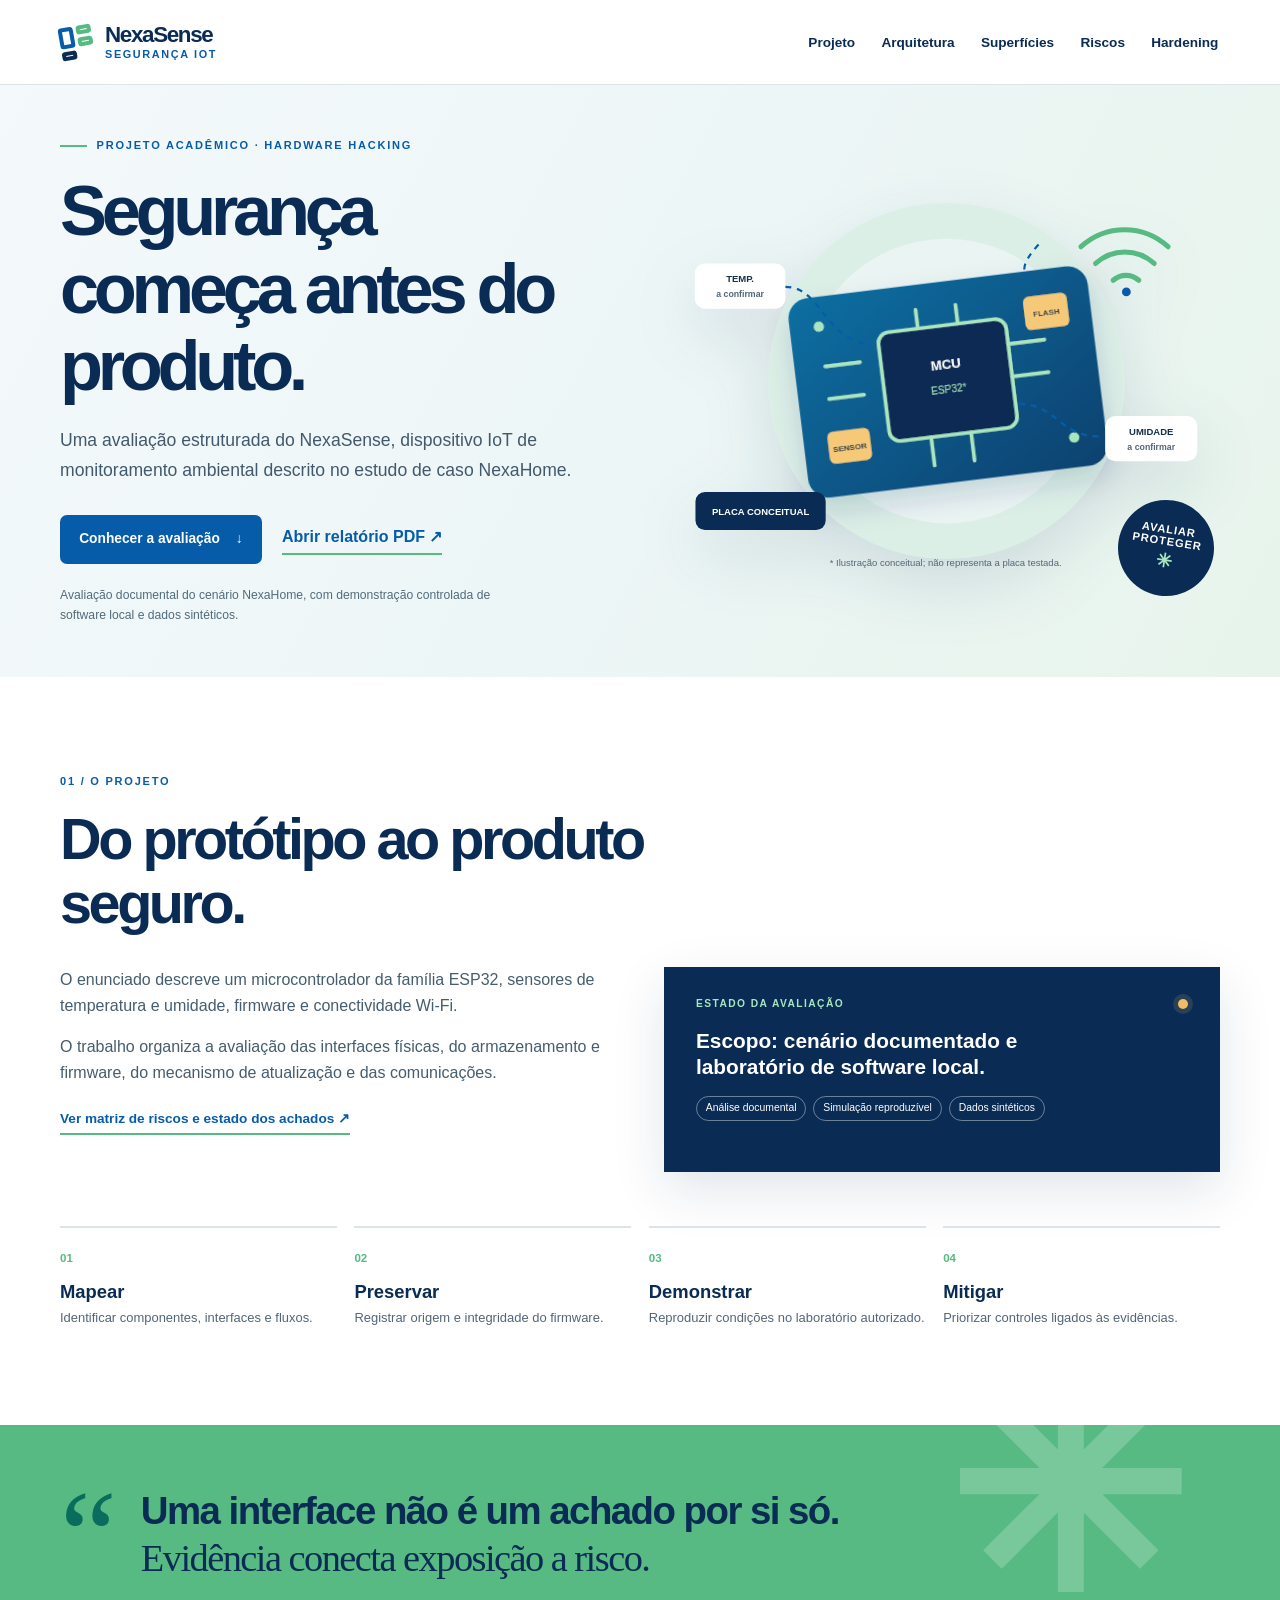
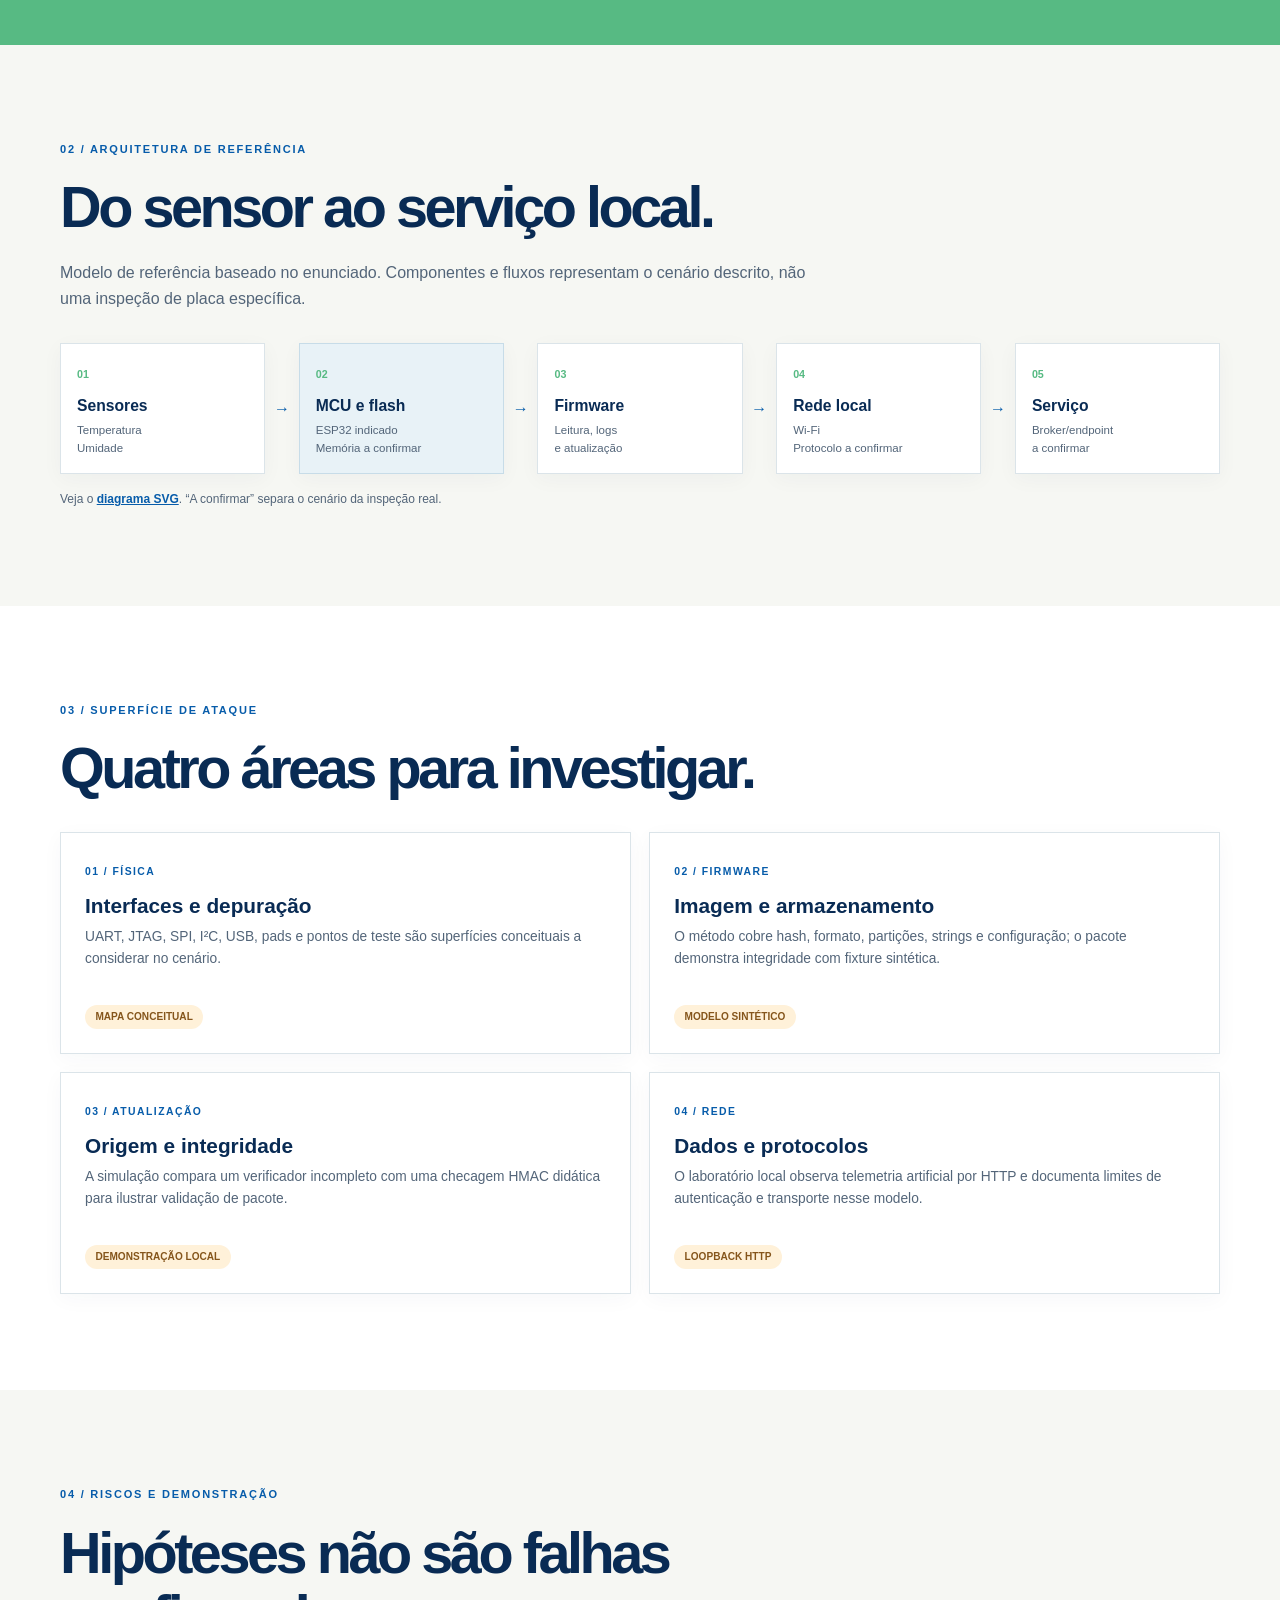
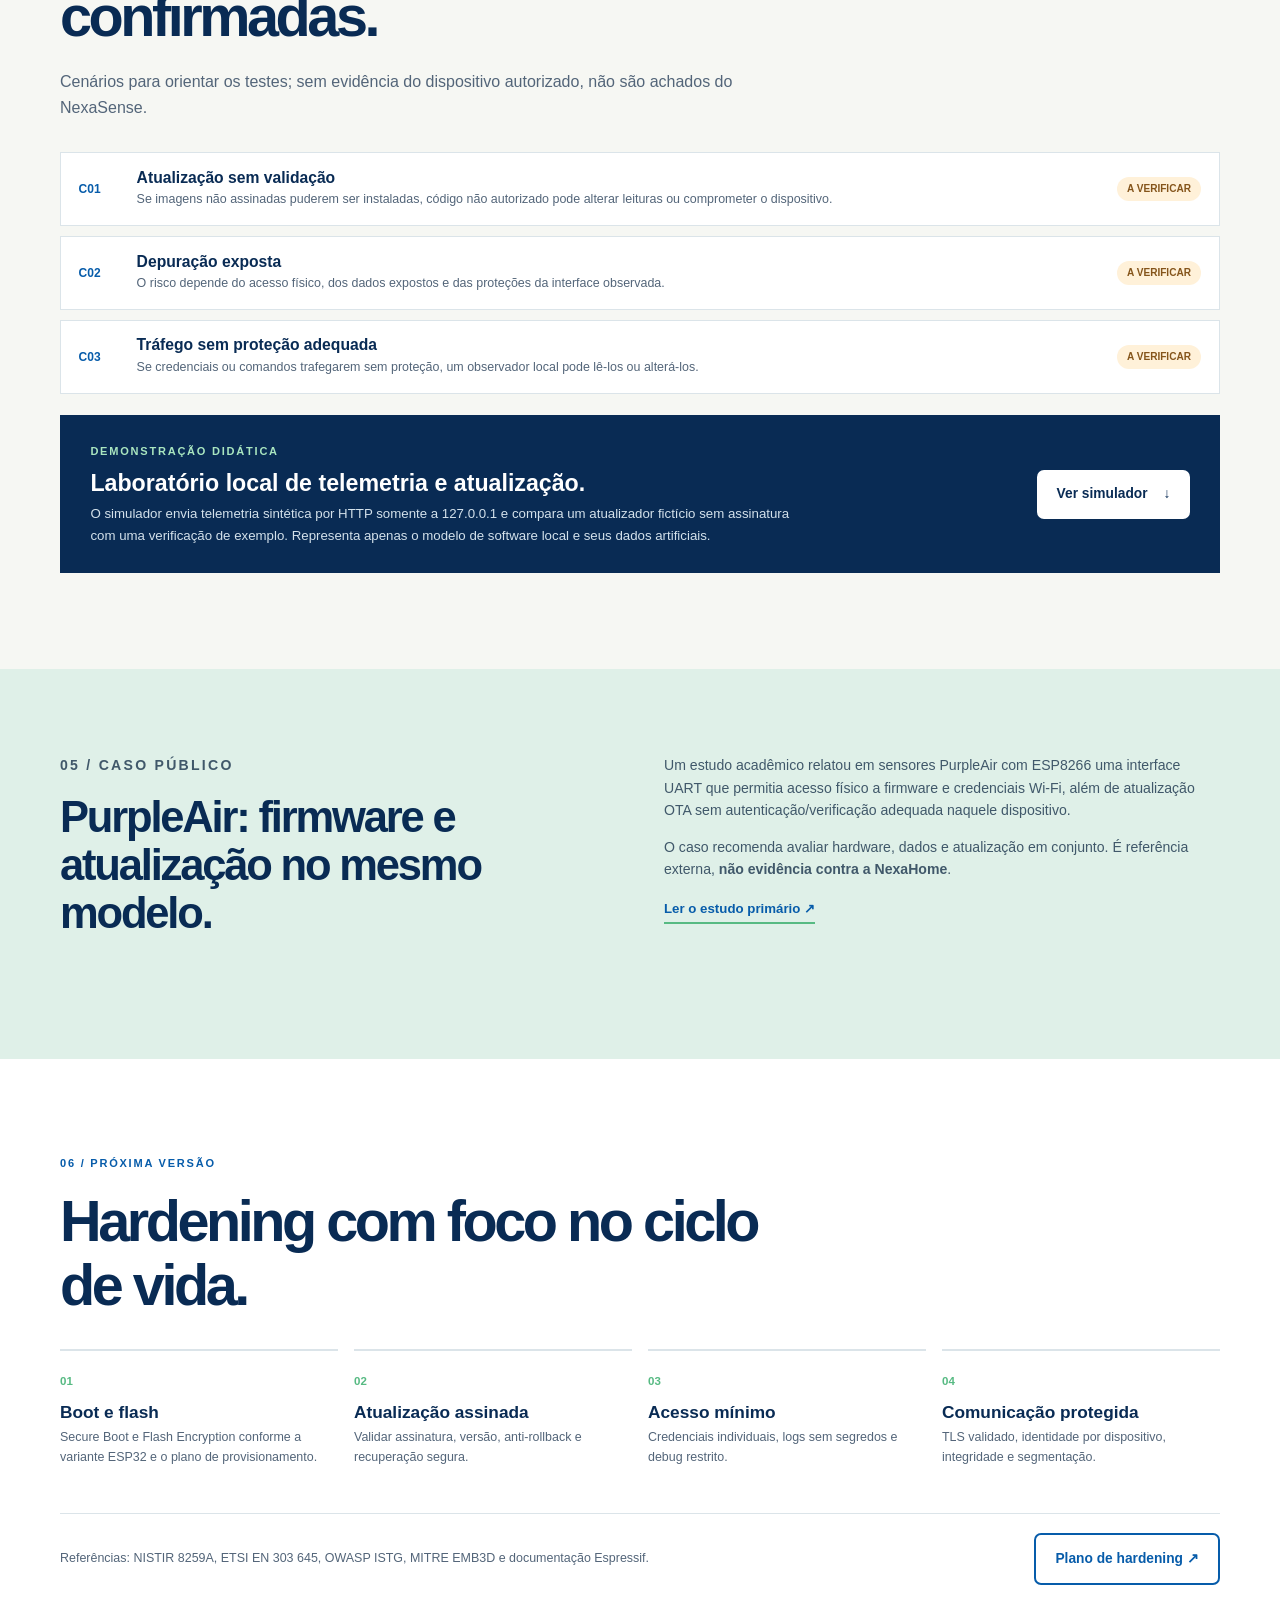
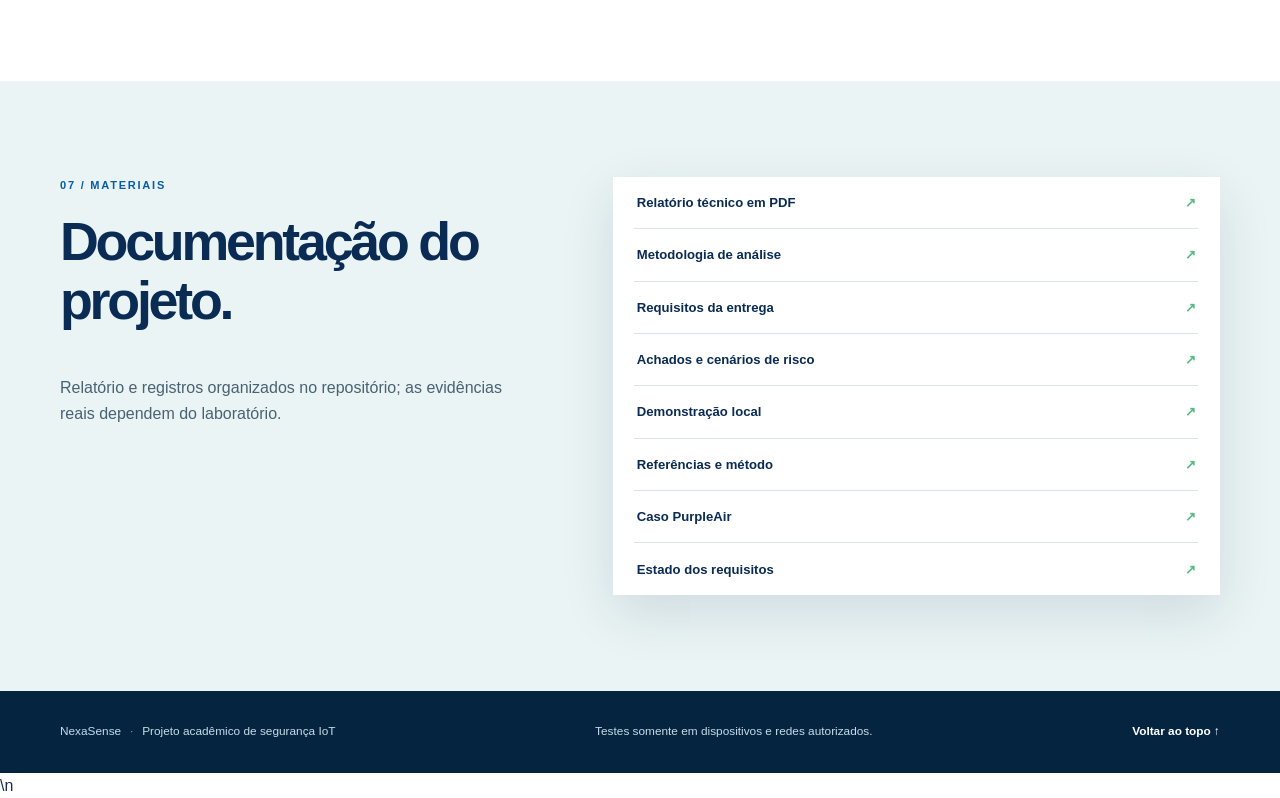
<file: index.html>
<!doctype html>
<html lang="pt-BR">
<head>
  <meta charset="utf-8">
  <meta name="viewport" content="width=device-width, initial-scale=1">
  <meta name="description" content="Projeto acadêmico de avaliação de segurança IoT do NexaSense.">
  <meta name="theme-color" content="#092b54">
  <title>NexaSense | Segurança IoT</title>
  <link rel="stylesheet" href="css/style.css">
</head>
<body>
  <a class="skip-link" href="#conteudo">Pular para o conteúdo</a>
  <header class="site-header">
    <div class="container header-inner">
      <a class="brand" href="#inicio" aria-label="NexaSense, início">
        <span class="brand-mark" aria-hidden="true"><i></i><i></i><i></i><i></i></span>
        <span><strong>NexaSense</strong><small>Segurança IoT</small></span>
      </a>
      <nav aria-label="Navegação principal">
        <ul class="nav-list">
          <li><a href="#projeto">Projeto</a></li><li><a href="#arquitetura">Arquitetura</a></li>
          <li><a href="#superficies">Superfícies</a></li><li><a href="#riscos">Riscos</a></li>
          <li><a href="#hardening">Hardening</a></li>
        </ul>
      </nav>
    </div>
  </header>
  <main id="conteudo">
    <section class="hero" id="inicio" aria-labelledby="hero-title">
      <div class="container hero-grid">
        <div class="hero-copy">
          <p class="eyebrow"><span class="eyebrow-line"></span> Projeto acadêmico · Hardware Hacking</p>
          <h1 id="hero-title">Segurança começa antes do produto.</h1>
          <p class="hero-lead">Uma avaliação estruturada do NexaSense, dispositivo IoT de monitoramento ambiental descrito no estudo de caso NexaHome.</p>
          <div class="hero-actions">
            <a class="button button-primary" href="#projeto">Conhecer a avaliação <span aria-hidden="true">↓</span></a>
            <a class="text-link" href="report/Relatorio-Tecnico-NexaHome.pdf">Abrir relatório PDF <span aria-hidden="true">↗</span></a>
          </div>
          <p class="hero-note">Avaliação documental do cenário NexaHome, com demonstração controlada de software local e dados sintéticos.</p>
        </div>
        <div class="hero-art">
          <img src="assets/imagens/hero-nexasense.svg" alt="Ilustração conceitual de uma placa IoT conectada a sensores ambientais e a uma rede local" width="700" height="520">
          <span class="art-stamp" aria-hidden="true">AVALIAR<br>PROTEGER<span>✳</span></span>
        </div>
      </div>
    </section>
    <section class="section-pad" id="projeto" aria-labelledby="about-title">
      <div class="container">
        <div class="section-heading"><p class="eyebrow">01 / O projeto</p><h2 id="about-title">Do protótipo ao produto seguro.</h2></div>
        <div class="about-grid">
          <div class="about-text">
            <p>O enunciado descreve um microcontrolador da família ESP32, sensores de temperatura e umidade, firmware e conectividade Wi-Fi.</p>
            <p>O trabalho organiza a avaliação das interfaces físicas, do armazenamento e firmware, do mecanismo de atualização e das comunicações.</p>
            <a class="inline-link" href="docs/achados.html">Ver matriz de riscos e estado dos achados <span aria-hidden="true">↗</span></a>
          </div>
          <aside class="status-card" aria-label="Estado da avaliação">
            <div class="feature-top"><span>ESTADO DA AVALIAÇÃO</span><span class="status-dot" aria-hidden="true"></span></div>
            <p>Escopo: cenário documentado e laboratório de software local.</p>
            <div class="feature-tags"><span>Análise documental</span><span>Simulação reproduzível</span><span>Dados sintéticos</span></div>
          </aside>
        </div>
        <div class="pillars" aria-label="Etapas da avaliação">
          <article class="pillar"><span>01</span><h3>Mapear</h3><p>Identificar componentes, interfaces e fluxos.</p></article>
          <article class="pillar"><span>02</span><h3>Preservar</h3><p>Registrar origem e integridade do firmware.</p></article>
          <article class="pillar"><span>03</span><h3>Demonstrar</h3><p>Reproduzir condições no laboratório autorizado.</p></article>
          <article class="pillar"><span>04</span><h3>Mitigar</h3><p>Priorizar controles ligados às evidências.</p></article>
        </div>
      </div>
    </section>
    <section class="quote-band" aria-label="Princípio da avaliação">
      <div class="container quote-inner"><span aria-hidden="true">“</span><p>Uma interface não é um achado por si só.<br><em>Evidência conecta exposição a risco.</em></p><b aria-hidden="true">✳</b></div>
    </section>
    <section class="section-pad architecture" id="arquitetura" aria-labelledby="architecture-title">
      <div class="container">
        <div class="section-heading"><p class="eyebrow">02 / Arquitetura de referência</p><h2 id="architecture-title">Do sensor ao serviço local.</h2></div>
        <p class="section-intro">Modelo de referência baseado no enunciado. Componentes e fluxos representam o cenário descrito, não uma inspeção de placa específica.</p>
        <div class="flow" aria-label="Fluxo conceitual dos dados no NexaSense">
          <article><span>01</span><h3>Sensores</h3><p>Temperatura<br>Umidade</p></article><b aria-hidden="true">→</b>
          <article class="primary"><span>02</span><h3>MCU e flash</h3><p>ESP32 indicado<br>Memória a confirmar</p></article><b aria-hidden="true">→</b>
          <article><span>03</span><h3>Firmware</h3><p>Leitura, logs<br>e atualização</p></article><b aria-hidden="true">→</b>
          <article><span>04</span><h3>Rede local</h3><p>Wi-Fi<br>Protocolo a confirmar</p></article><b aria-hidden="true">→</b>
          <article><span>05</span><h3>Serviço</h3><p>Broker/endpoint<br>a confirmar</p></article>
        </div>
        <p class="caption">Veja o <a href="architecture/architecture-diagram.svg">diagrama SVG</a>. “A confirmar” separa o cenário da inspeção real.</p>
      </div>
    </section>
    <section class="section-pad" id="superficies" aria-labelledby="surface-title">
      <div class="container">
        <div class="section-heading"><p class="eyebrow">03 / Superfície de ataque</p><h2 id="surface-title">Quatro áreas para investigar.</h2></div>
        <div class="surface-grid">
          <article><span>01 / FÍSICA</span><h3>Interfaces e depuração</h3><p>UART, JTAG, SPI, I²C, USB, pads e pontos de teste são superfícies conceituais a considerar no cenário.</p><small>MAPA CONCEITUAL</small></article>
          <article><span>02 / FIRMWARE</span><h3>Imagem e armazenamento</h3><p>O método cobre hash, formato, partições, strings e configuração; o pacote demonstra integridade com fixture sintética.</p><small>MODELO SINTÉTICO</small></article>
          <article><span>03 / ATUALIZAÇÃO</span><h3>Origem e integridade</h3><p>A simulação compara um verificador incompleto com uma checagem HMAC didática para ilustrar validação de pacote.</p><small>DEMONSTRAÇÃO LOCAL</small></article>
          <article><span>04 / REDE</span><h3>Dados e protocolos</h3><p>O laboratório local observa telemetria artificial por HTTP e documenta limites de autenticação e transporte nesse modelo.</p><small>LOOPBACK HTTP</small></article>
        </div>
      </div>
    </section>
    <section class="section-pad findings" id="riscos" aria-labelledby="findings-title">
      <div class="container">
        <div class="section-heading"><p class="eyebrow">04 / Riscos e demonstração</p><h2 id="findings-title">Hipóteses não são falhas confirmadas.</h2></div>
        <p class="section-intro">Cenários para orientar os testes; sem evidência do dispositivo autorizado, não são achados do NexaSense.</p>
        <div class="risk-list">
          <article><b>C01</b><div><h3>Atualização sem validação</h3><p>Se imagens não assinadas puderem ser instaladas, código não autorizado pode alterar leituras ou comprometer o dispositivo.</p></div><small>A VERIFICAR</small></article>
          <article><b>C02</b><div><h3>Depuração exposta</h3><p>O risco depende do acesso físico, dos dados expostos e das proteções da interface observada.</p></div><small>A VERIFICAR</small></article>
          <article><b>C03</b><div><h3>Tráfego sem proteção adequada</h3><p>Se credenciais ou comandos trafegarem sem proteção, um observador local pode lê-los ou alterá-los.</p></div><small>A VERIFICAR</small></article>
        </div>
        <div class="demo-band"><div><p class="eyebrow">DEMONSTRAÇÃO DIDÁTICA</p><h3>Laboratório local de telemetria e atualização.</h3><p>O simulador envia telemetria sintética por HTTP somente a 127.0.0.1 e compara um atualizador fictício sem assinatura com uma verificação de exemplo. Representa apenas o modelo de software local e seus dados artificiais.</p></div><a class="button button-light" href="docs/laboratorio.html">Ver simulador <span aria-hidden="true">↓</span></a></div>
      </div>
    </section>
    <section class="case-band" aria-labelledby="case-title">
      <div class="container case-grid">
        <div><p class="eyebrow">05 / Caso público</p><h2 id="case-title">PurpleAir: firmware e atualização no mesmo modelo.</h2></div>
        <div><p>Um estudo acadêmico relatou em sensores PurpleAir com ESP8266 uma interface UART que permitia acesso físico a firmware e credenciais Wi-Fi, além de atualização OTA sem autenticação/verificação adequada naquele dispositivo.</p><p>O caso recomenda avaliar hardware, dados e atualização em conjunto. É referência externa, <strong>não evidência contra a NexaHome</strong>.</p><a class="inline-link" href="https://www.cs.uml.edu/~xinwenfu/paper/Conferences/19_ICII_MicrocontrollerBasedIoTSystemFirmwareSecurity-CaseStudies.pdf" target="_blank" rel="noopener">Ler o estudo primário ↗</a></div>
      </div>
    </section>
    <section class="section-pad" id="hardening" aria-labelledby="hardening-title">
      <div class="container">
        <div class="section-heading"><p class="eyebrow">06 / Próxima versão</p><h2 id="hardening-title">Hardening com foco no ciclo de vida.</h2></div>
        <div class="hardening-grid">
          <article><span>01</span><h3>Boot e flash</h3><p>Secure Boot e Flash Encryption conforme a variante ESP32 e o plano de provisionamento.</p></article>
          <article><span>02</span><h3>Atualização assinada</h3><p>Validar assinatura, versão, anti-rollback e recuperação segura.</p></article>
          <article><span>03</span><h3>Acesso mínimo</h3><p>Credenciais individuais, logs sem segredos e debug restrito.</p></article>
          <article><span>04</span><h3>Comunicação protegida</h3><p>TLS validado, identidade por dispositivo, integridade e segmentação.</p></article>
        </div>
        <div class="resource-row"><p>Referências: NISTIR 8259A, ETSI EN 303 645, OWASP ISTG, MITRE EMB3D e documentação Espressif.</p><a class="button button-outline" href="docs/hardening.html">Plano de hardening ↗</a></div>
      </div>
    </section>
    <section class="section-pad deliverables" aria-labelledby="deliverables-title">
      <div class="container deliverable-grid">
        <div><p class="eyebrow">07 / Materiais</p><h2 id="deliverables-title">Documentação do projeto.</h2><p>Relatório e registros organizados no repositório; as evidências reais dependem do laboratório.</p></div>
        <div class="deliverable-links">
          <a href="report/Relatorio-Tecnico-NexaHome.pdf">Relatório técnico em PDF <b>↗</b></a>
          <a href="docs/metodologia.html">Metodologia de análise <b>↗</b></a>
          <a href="docs/requisitos.html">Requisitos da entrega <b>↗</b></a>
          <a href="docs/achados.html">Achados e cenários de risco <b>↗</b></a>
          <a href="docs/laboratorio.html">Demonstração local <b>↗</b></a>
          <a href="docs/metodologia.html#referencias">Referências e método <b>↗</b></a>
          <a href="docs/caso-purpleair.html">Caso PurpleAir <b>↗</b></a>
          <a href="docs/requisitos.html">Estado dos requisitos <b>↗</b></a>
        </div>
      </div>
    </section>
  </main>
  <footer class="site-footer"><div class="container footer-inner"><p>NexaSense <span>·</span> Projeto acadêmico de segurança IoT</p><p>Testes somente em dispositivos e redes autorizados.</p><a href="#inicio">Voltar ao topo ↑</a></div></footer>
</body>
</html>


\n
</file>
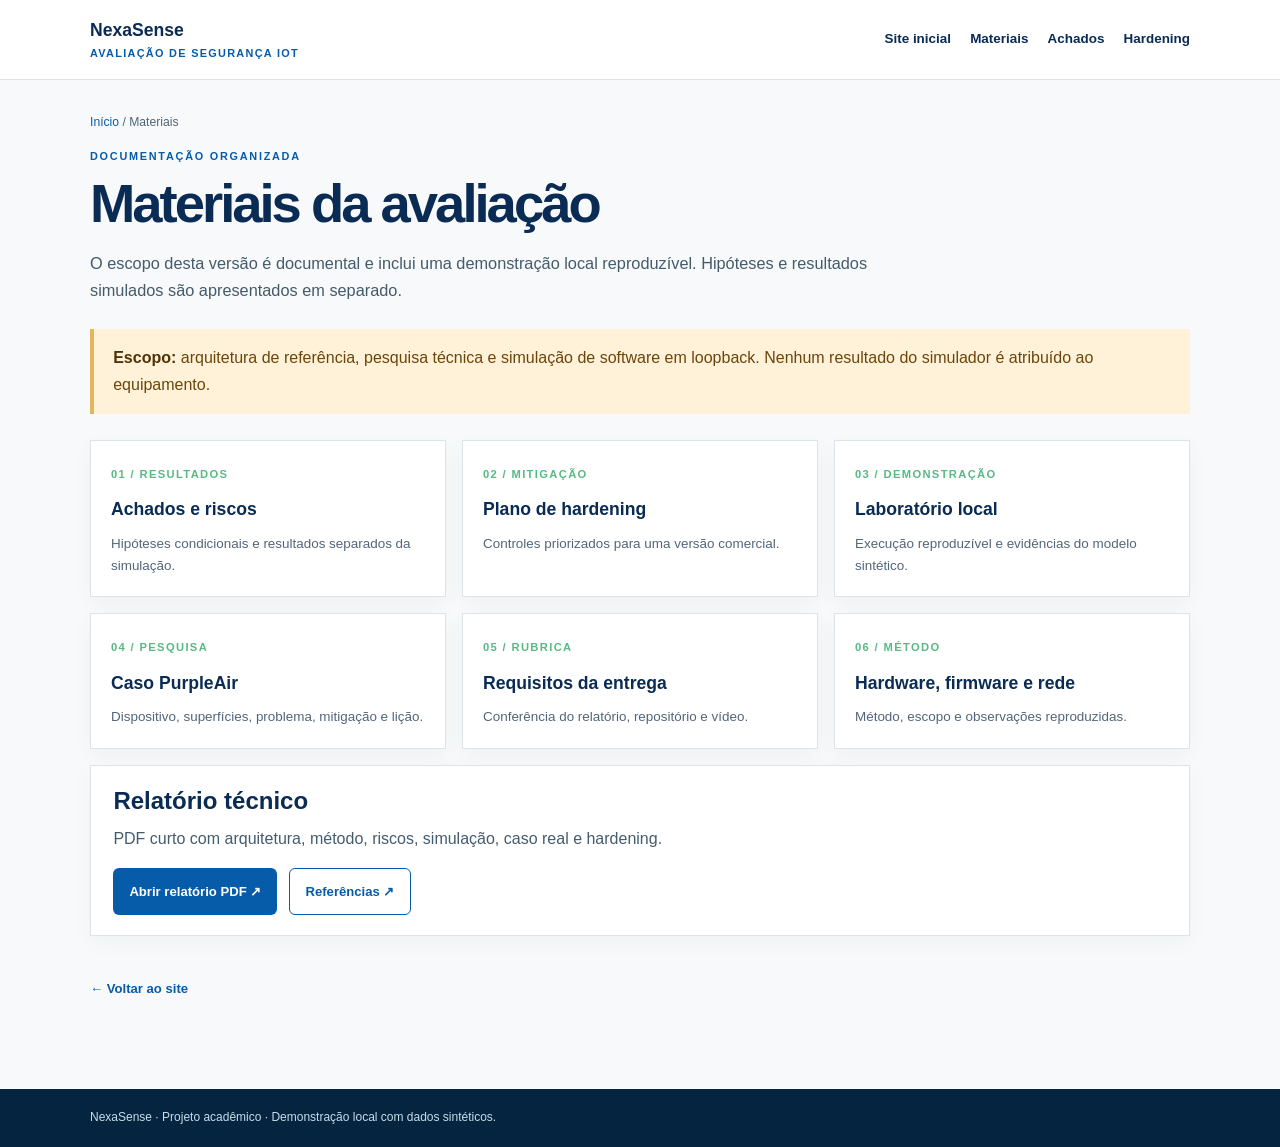
<file: docs/index.html>
<!doctype html>
<html lang="pt-BR"><head><meta charset="utf-8"><meta name="viewport" content="width=device-width,initial-scale=1"><meta name="description" content="Materiais do projeto de segurança IoT NexaSense"><title>Materiais do projeto | NexaSense</title><link rel="stylesheet" href="styles.css"></head>
<body><header class="topbar"><a class="brand" href="../index.html">NexaSense<small>Avaliação de segurança IoT</small></a><nav class="topnav" aria-label="Navegação"><a href="../index.html">Site inicial</a><a href="index.html">Materiais</a><a href="achados.html">Achados</a><a href="hardening.html">Hardening</a></nav></header>
<main class="wrap"><p class="crumb"><a href="../index.html">Início</a> / Materiais</p><p class="eyebrow">Documentação organizada</p><h1 class="title">Materiais da avaliação</h1><p class="lead">O escopo desta versão é documental e inclui uma demonstração local reproduzível. Hipóteses e resultados simulados são apresentados em separado.</p><div class="callout"><strong>Escopo:</strong> arquitetura de referência, pesquisa técnica e simulação de software em loopback. Nenhum resultado do simulador é atribuído ao equipamento.</div><section class="cards">
<a class="card" href="achados.html"><span class="num">01 / RESULTADOS</span><h2>Achados e riscos</h2><p>Hipóteses condicionais e resultados separados da simulação.</p></a><a class="card" href="hardening.html"><span class="num">02 / MITIGAÇÃO</span><h2>Plano de hardening</h2><p>Controles priorizados para uma versão comercial.</p></a><a class="card" href="laboratorio.html"><span class="num">03 / DEMONSTRAÇÃO</span><h2>Laboratório local</h2><p>Execução reproduzível e evidências do modelo sintético.</p></a><a class="card" href="caso-purpleair.html"><span class="num">04 / PESQUISA</span><h2>Caso PurpleAir</h2><p>Dispositivo, superfícies, problema, mitigação e lição.</p></a><a class="card" href="requisitos.html"><span class="num">05 / RUBRICA</span><h2>Requisitos da entrega</h2><p>Conferência do relatório, repositório e vídeo.</p></a><a class="card" href="metodologia.html"><span class="num">06 / MÉTODO</span><h2>Hardware, firmware e rede</h2><p>Método, escopo e observações reproduzidas.</p></a></section><div class="panel"><h2>Relatório técnico</h2><p>PDF curto com arquitetura, método, riscos, simulação, caso real e hardening.</p><div class="links"><a class="button" href="../report/Relatorio-Tecnico-NexaHome.pdf">Abrir relatório PDF ↗</a><a class="button alt" href="metodologia.html#referencias">Referências ↗</a></div></div><a class="back" href="../index.html">← Voltar ao site</a></main><footer class="footer">NexaSense · Projeto acadêmico · Demonstração local com dados sintéticos.</footer></body></html>
</file>
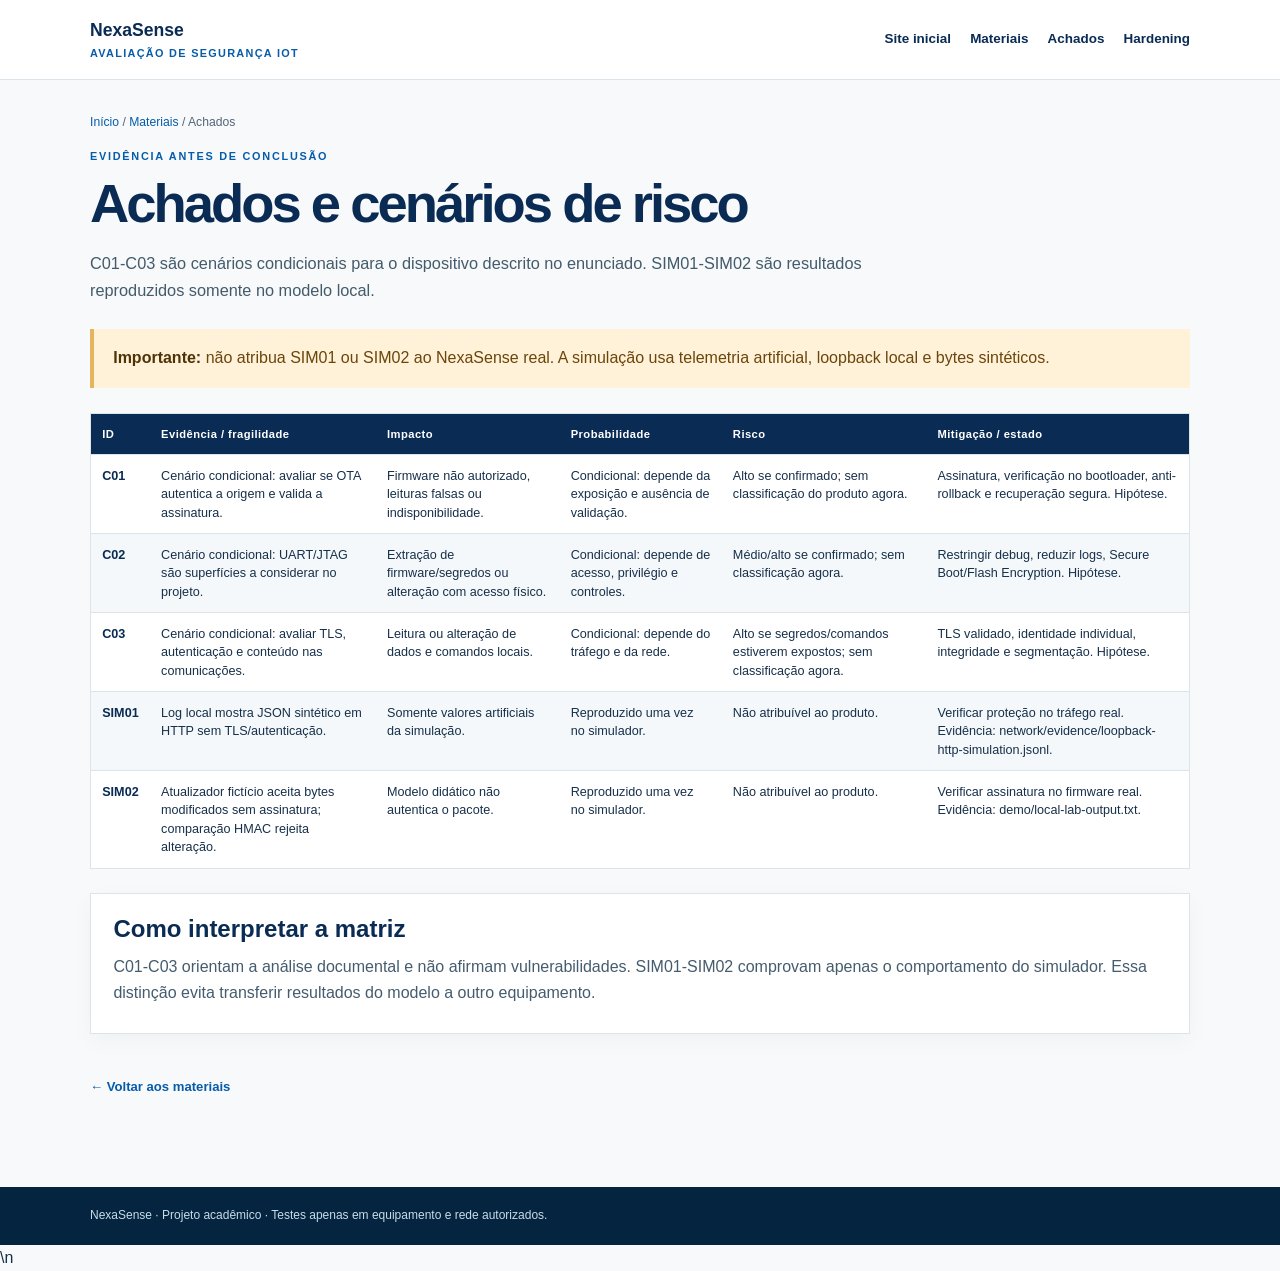
<file: docs/achados.html>
<!doctype html>
<html lang="pt-BR"><head><meta charset="utf-8"><meta name="viewport" content="width=device-width,initial-scale=1"><meta name="description" content="Achados e cenários de risco - materiais da avaliação de segurança do NexaSense"><title>Achados e cenários de risco | NexaSense</title><link rel="stylesheet" href="styles.css"></head>
<body><header class="topbar"><a class="brand" href="../index.html">NexaSense<small>Avaliação de segurança IoT</small></a><nav class="topnav" aria-label="Navegação"><a href="../index.html">Site inicial</a><a href="index.html">Materiais</a><a href="achados.html">Achados</a><a href="hardening.html">Hardening</a></nav></header>
<main class="wrap"><p class="crumb"><a href="../index.html">Início</a> / <a href="index.html">Materiais</a> / Achados</p><p class="eyebrow">Evidência antes de conclusão</p><h1 class="title">Achados e cenários de risco</h1><p class="lead">C01-C03 são cenários condicionais para o dispositivo descrito no enunciado. SIM01-SIM02 são resultados reproduzidos somente no modelo local.</p><div class="callout"><strong>Importante:</strong> não atribua SIM01 ou SIM02 ao NexaSense real. A simulação usa telemetria artificial, loopback local e bytes sintéticos.</div><div class="table-wrap"><table class="table"><thead><tr><th>ID</th><th>Evidência / fragilidade</th><th>Impacto</th><th>Probabilidade</th><th>Risco</th><th>Mitigação / estado</th></tr></thead><tbody>
<tr><td><strong>C01</strong></td><td>Cenário condicional: avaliar se OTA autentica a origem e valida a assinatura.</td><td>Firmware não autorizado, leituras falsas ou indisponibilidade.</td><td>Condicional: depende da exposição e ausência de validação.</td><td>Alto se confirmado; sem classificação do produto agora.</td><td>Assinatura, verificação no bootloader, anti-rollback e recuperação segura. Hipótese.</td></tr>
<tr><td><strong>C02</strong></td><td>Cenário condicional: UART/JTAG são superfícies a considerar no projeto.</td><td>Extração de firmware/segredos ou alteração com acesso físico.</td><td>Condicional: depende de acesso, privilégio e controles.</td><td>Médio/alto se confirmado; sem classificação agora.</td><td>Restringir debug, reduzir logs, Secure Boot/Flash Encryption. Hipótese.</td></tr>
<tr><td><strong>C03</strong></td><td>Cenário condicional: avaliar TLS, autenticação e conteúdo nas comunicações.</td><td>Leitura ou alteração de dados e comandos locais.</td><td>Condicional: depende do tráfego e da rede.</td><td>Alto se segredos/comandos estiverem expostos; sem classificação agora.</td><td>TLS validado, identidade individual, integridade e segmentação. Hipótese.</td></tr>
<tr><td><strong>SIM01</strong></td><td>Log local mostra JSON sintético em HTTP sem TLS/autenticação.</td><td>Somente valores artificiais da simulação.</td><td>Reproduzido uma vez no simulador.</td><td>Não atribuível ao produto.</td><td>Verificar proteção no tráfego real. Evidência: network/evidence/loopback-http-simulation.jsonl.</td></tr>
<tr><td><strong>SIM02</strong></td><td>Atualizador fictício aceita bytes modificados sem assinatura; comparação HMAC rejeita alteração.</td><td>Modelo didático não autentica o pacote.</td><td>Reproduzido uma vez no simulador.</td><td>Não atribuível ao produto.</td><td>Verificar assinatura no firmware real. Evidência: demo/local-lab-output.txt.</td></tr>
</tbody></table></div><div class="panel"><h2>Como interpretar a matriz</h2><p>C01-C03 orientam a análise documental e não afirmam vulnerabilidades. SIM01-SIM02 comprovam apenas o comportamento do simulador. Essa distinção evita transferir resultados do modelo a outro equipamento.</p></div><a class="back" href="index.html">← Voltar aos materiais</a></main><footer class="footer">NexaSense · Projeto acadêmico · Testes apenas em equipamento e rede autorizados.</footer></body></html>

\n
</file>
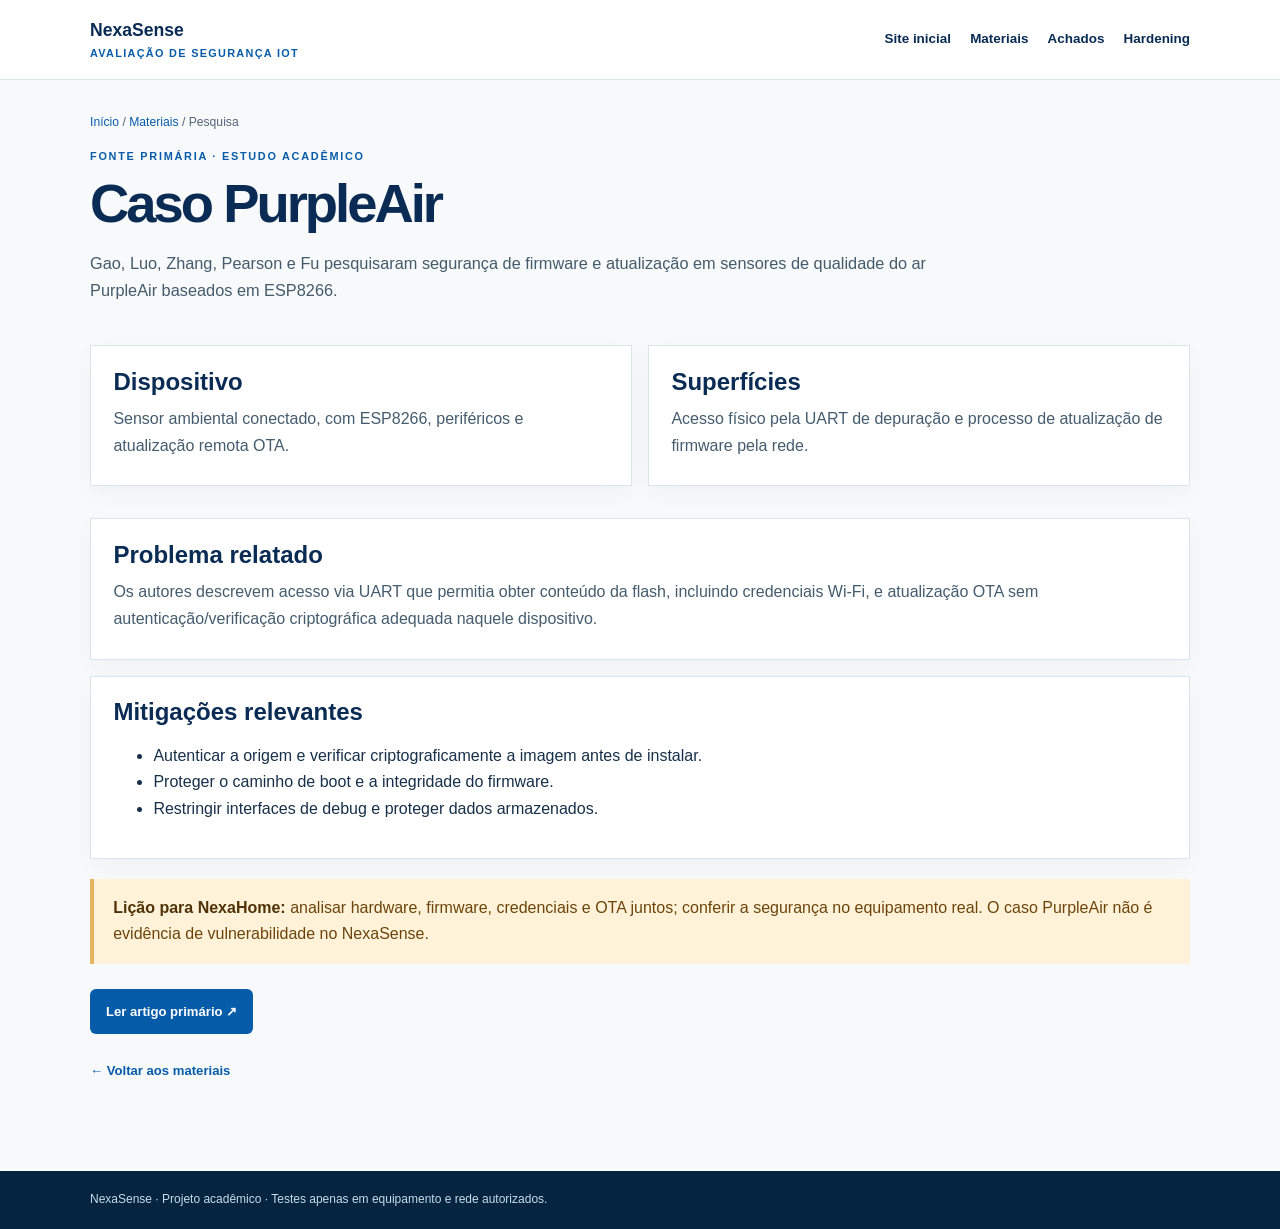
<file: docs/caso-purpleair.html>
<!doctype html>
<html lang="pt-BR"><head><meta charset="utf-8"><meta name="viewport" content="width=device-width,initial-scale=1"><meta name="description" content="Caso PurpleAir - materiais da avaliação de segurança do NexaSense"><title>Caso PurpleAir | NexaSense</title><link rel="stylesheet" href="styles.css"></head>
<body><header class="topbar"><a class="brand" href="../index.html">NexaSense<small>Avaliação de segurança IoT</small></a><nav class="topnav" aria-label="Navegação"><a href="../index.html">Site inicial</a><a href="index.html">Materiais</a><a href="achados.html">Achados</a><a href="hardening.html">Hardening</a></nav></header>
<main class="wrap"><p class="crumb"><a href="../index.html">Início</a> / <a href="index.html">Materiais</a> / Pesquisa</p><p class="eyebrow">Fonte primária · estudo acadêmico</p><h1 class="title">Caso PurpleAir</h1><p class="lead">Gao, Luo, Zhang, Pearson e Fu pesquisaram segurança de firmware e atualização em sensores de qualidade do ar PurpleAir baseados em ESP8266.</p><div class="grid"><article class="panel"><h2>Dispositivo</h2><p>Sensor ambiental conectado, com ESP8266, periféricos e atualização remota OTA.</p></article><article class="panel"><h2>Superfícies</h2><p>Acesso físico pela UART de depuração e processo de atualização de firmware pela rede.</p></article></div><div class="panel"><h2>Problema relatado</h2><p>Os autores descrevem acesso via UART que permitia obter conteúdo da flash, incluindo credenciais Wi-Fi, e atualização OTA sem autenticação/verificação criptográfica adequada naquele dispositivo.</p></div><div class="panel"><h2>Mitigações relevantes</h2><ul><li>Autenticar a origem e verificar criptograficamente a imagem antes de instalar.</li><li>Proteger o caminho de boot e a integridade do firmware.</li><li>Restringir interfaces de debug e proteger dados armazenados.</li></ul></div><div class="callout"><strong>Lição para NexaHome:</strong> analisar hardware, firmware, credenciais e OTA juntos; conferir a segurança no equipamento real. O caso PurpleAir não é evidência de vulnerabilidade no NexaSense.</div><div class="links"><a class="button" href="https://www.cs.uml.edu/~xinwenfu/paper/Conferences/19_ICII_MicrocontrollerBasedIoTSystemFirmwareSecurity-CaseStudies.pdf" target="_blank" rel="noopener">Ler artigo primário ↗</a></div><a class="back" href="index.html">← Voltar aos materiais</a></main><footer class="footer">NexaSense · Projeto acadêmico · Testes apenas em equipamento e rede autorizados.</footer></body></html>
</file>
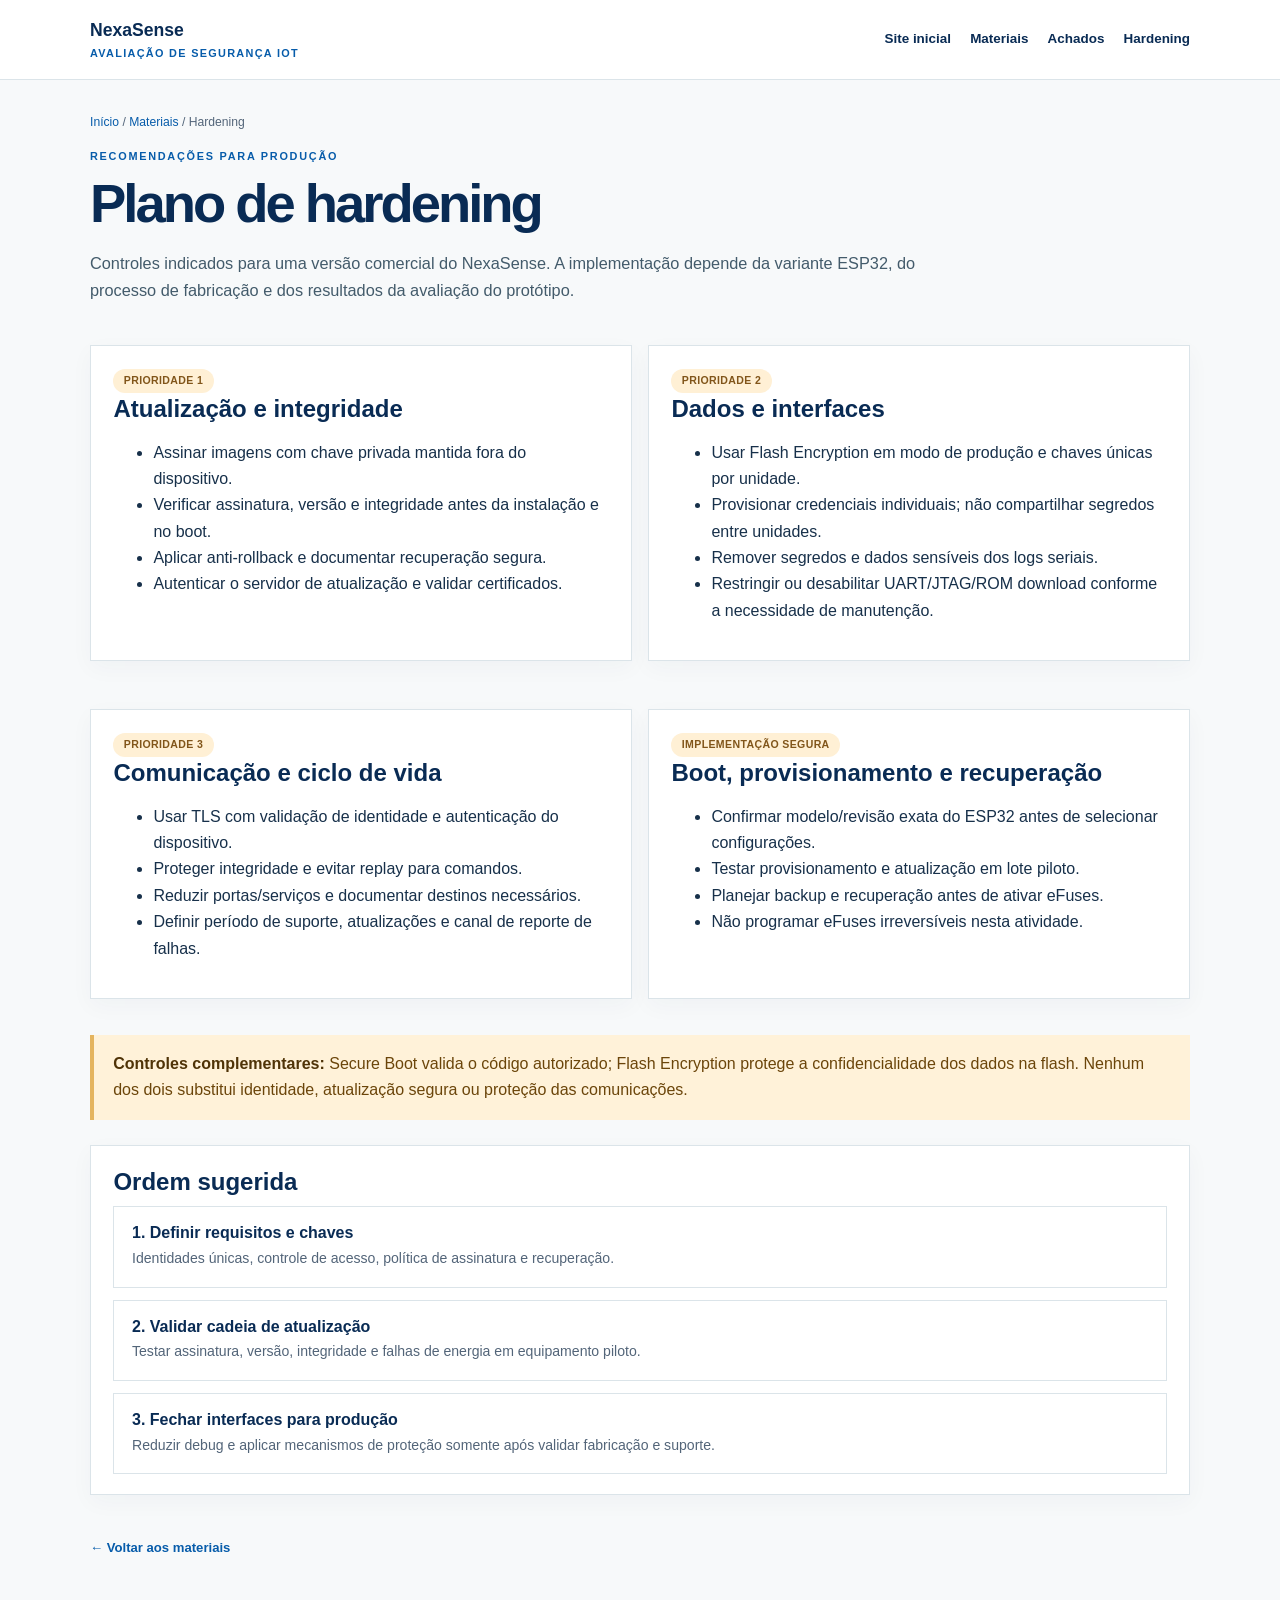
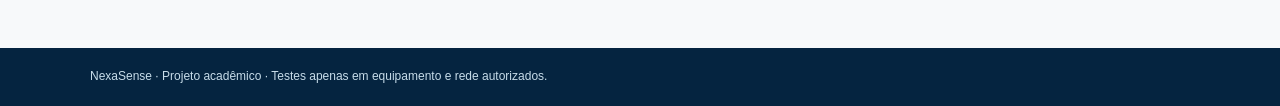
<file: docs/hardening.html>
<!doctype html>
<html lang="pt-BR"><head><meta charset="utf-8"><meta name="viewport" content="width=device-width,initial-scale=1"><meta name="description" content="Plano de hardening - materiais da avaliação de segurança do NexaSense"><title>Plano de hardening | NexaSense</title><link rel="stylesheet" href="styles.css"></head>
<body><header class="topbar"><a class="brand" href="../index.html">NexaSense<small>Avaliação de segurança IoT</small></a><nav class="topnav" aria-label="Navegação"><a href="../index.html">Site inicial</a><a href="index.html">Materiais</a><a href="achados.html">Achados</a><a href="hardening.html">Hardening</a></nav></header>
<main class="wrap"><p class="crumb"><a href="../index.html">Início</a> / <a href="index.html">Materiais</a> / Hardening</p><p class="eyebrow">Recomendações para produção</p><h1 class="title">Plano de hardening</h1><p class="lead">Controles indicados para uma versão comercial do NexaSense. A implementação depende da variante ESP32, do processo de fabricação e dos resultados da avaliação do protótipo.</p><div class="grid"><article class="panel"><span class="tag">PRIORIDADE 1</span><h2>Atualização e integridade</h2><ul><li>Assinar imagens com chave privada mantida fora do dispositivo.</li><li>Verificar assinatura, versão e integridade antes da instalação e no boot.</li><li>Aplicar anti-rollback e documentar recuperação segura.</li><li>Autenticar o servidor de atualização e validar certificados.</li></ul></article><article class="panel"><span class="tag">PRIORIDADE 2</span><h2>Dados e interfaces</h2><ul><li>Usar Flash Encryption em modo de produção e chaves únicas por unidade.</li><li>Provisionar credenciais individuais; não compartilhar segredos entre unidades.</li><li>Remover segredos e dados sensíveis dos logs seriais.</li><li>Restringir ou desabilitar UART/JTAG/ROM download conforme a necessidade de manutenção.</li></ul></article><article class="panel"><span class="tag">PRIORIDADE 3</span><h2>Comunicação e ciclo de vida</h2><ul><li>Usar TLS com validação de identidade e autenticação do dispositivo.</li><li>Proteger integridade e evitar replay para comandos.</li><li>Reduzir portas/serviços e documentar destinos necessários.</li><li>Definir período de suporte, atualizações e canal de reporte de falhas.</li></ul></article><article class="panel"><span class="tag">IMPLEMENTAÇÃO SEGURA</span><h2>Boot, provisionamento e recuperação</h2><ul><li>Confirmar modelo/revisão exata do ESP32 antes de selecionar configurações.</li><li>Testar provisionamento e atualização em lote piloto.</li><li>Planejar backup e recuperação antes de ativar eFuses.</li><li>Não programar eFuses irreversíveis nesta atividade.</li></ul></article></div><div class="callout"><strong>Controles complementares:</strong> Secure Boot valida o código autorizado; Flash Encryption protege a confidencialidade dos dados na flash. Nenhum dos dois substitui identidade, atualização segura ou proteção das comunicações.</div><div class="panel"><h2>Ordem sugerida</h2><div class="steps"><div class="step"><h3>1. Definir requisitos e chaves</h3><p>Identidades únicas, controle de acesso, política de assinatura e recuperação.</p></div><div class="step"><h3>2. Validar cadeia de atualização</h3><p>Testar assinatura, versão, integridade e falhas de energia em equipamento piloto.</p></div><div class="step"><h3>3. Fechar interfaces para produção</h3><p>Reduzir debug e aplicar mecanismos de proteção somente após validar fabricação e suporte.</p></div></div></div><a class="back" href="index.html">← Voltar aos materiais</a></main><footer class="footer">NexaSense · Projeto acadêmico · Testes apenas em equipamento e rede autorizados.</footer></body></html>
</file>
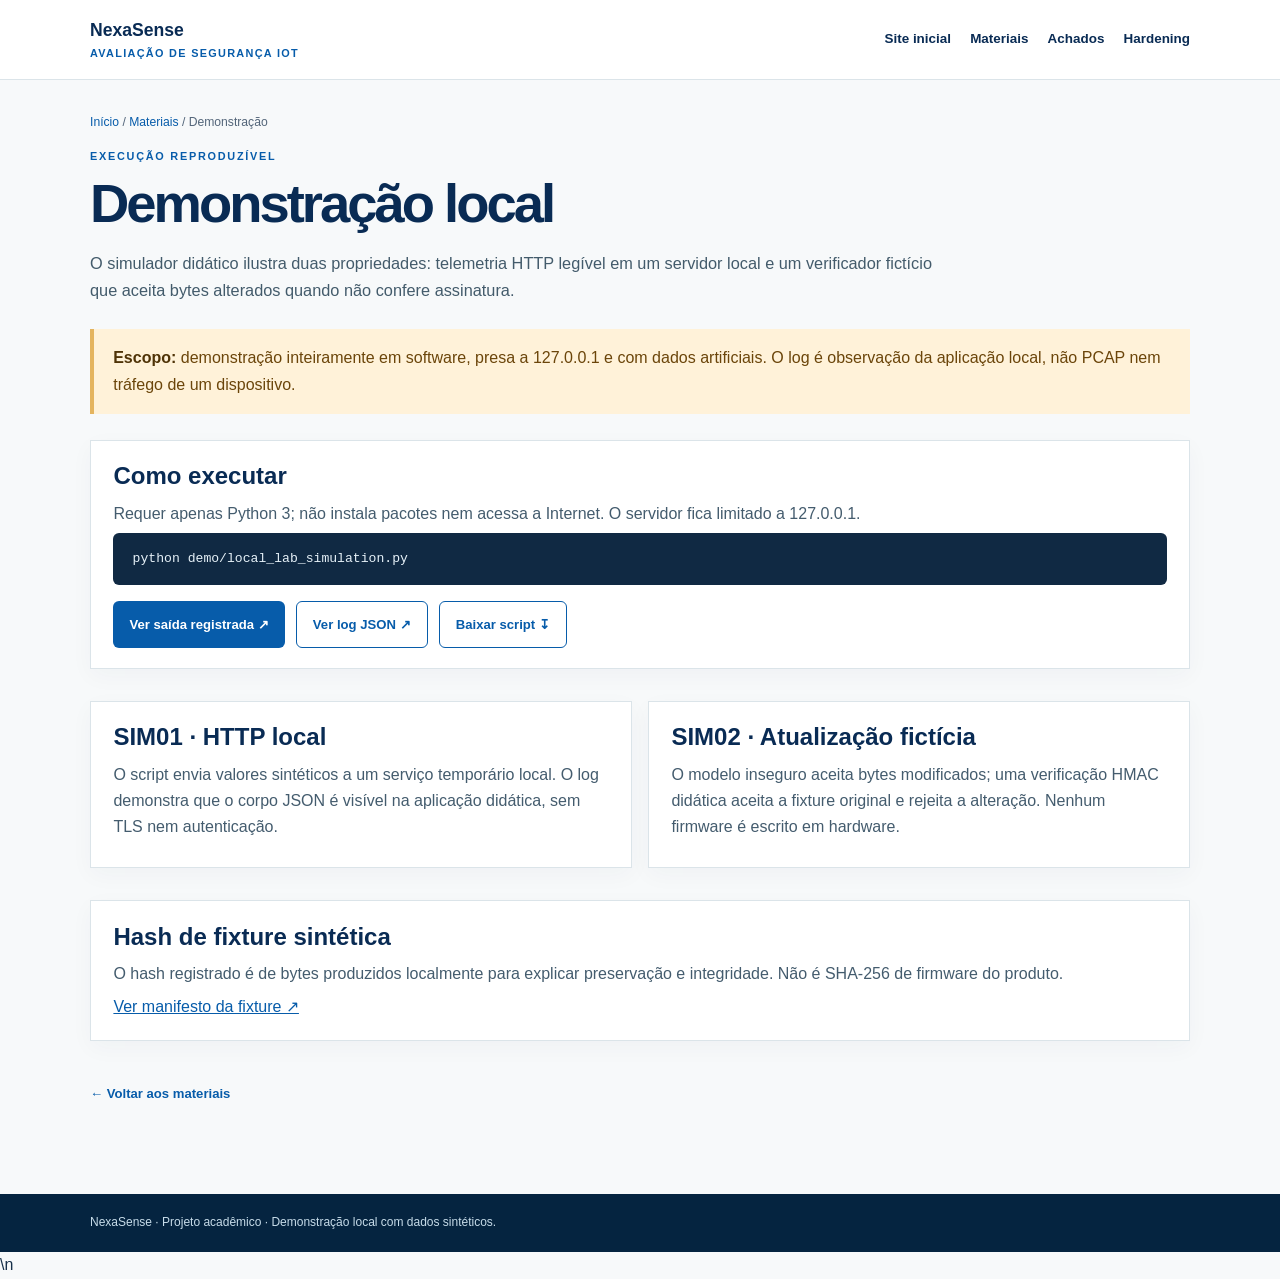
<file: docs/laboratorio.html>
<!doctype html>
<html lang="pt-BR"><head><meta charset="utf-8"><meta name="viewport" content="width=device-width,initial-scale=1"><meta name="description" content="Laboratório local - materiais da avaliação de segurança do NexaSense"><title>Laboratório local | NexaSense</title><link rel="stylesheet" href="styles.css"></head>
<body><header class="topbar"><a class="brand" href="../index.html">NexaSense<small>Avaliação de segurança IoT</small></a><nav class="topnav" aria-label="Navegação"><a href="../index.html">Site inicial</a><a href="index.html">Materiais</a><a href="achados.html">Achados</a><a href="hardening.html">Hardening</a></nav></header>
<main class="wrap"><p class="crumb"><a href="../index.html">Início</a> / <a href="index.html">Materiais</a> / Demonstração</p><p class="eyebrow">Execução reproduzível</p><h1 class="title">Demonstração local</h1><p class="lead">O simulador didático ilustra duas propriedades: telemetria HTTP legível em um servidor local e um verificador fictício que aceita bytes alterados quando não confere assinatura.</p><div class="callout"><strong>Escopo:</strong> demonstração inteiramente em software, presa a 127.0.0.1 e com dados artificiais. O log é observação da aplicação local, não PCAP nem tráfego de um dispositivo.</div><div class="panel"><h2>Como executar</h2><p>Requer apenas Python 3; não instala pacotes nem acessa a Internet. O servidor fica limitado a 127.0.0.1.</p><code class="code">python demo/local_lab_simulation.py</code><div class="links"><a class="button" href="../demo/local-lab-output.txt">Ver saída registrada ↗</a><a class="button alt" href="../network/evidence/loopback-http-simulation.jsonl">Ver log JSON ↗</a><a class="button alt" href="../demo/local_lab_simulation.py" download>Baixar script ↧</a></div></div><div class="grid"><article class="panel"><h2>SIM01 · HTTP local</h2><p>O script envia valores sintéticos a um serviço temporário local. O log demonstra que o corpo JSON é visível na aplicação didática, sem TLS nem autenticação.</p></article><article class="panel"><h2>SIM02 · Atualização fictícia</h2><p>O modelo inseguro aceita bytes modificados; uma verificação HMAC didática aceita a fixture original e rejeita a alteração. Nenhum firmware é escrito em hardware.</p></article></div><div class="panel"><h2>Hash de fixture sintética</h2><p>O hash registrado é de bytes produzidos localmente para explicar preservação e integridade. Não é SHA-256 de firmware do produto.</p><a href="../firmware/simulated-fixture-hash.txt">Ver manifesto da fixture ↗</a></div><a class="back" href="index.html">← Voltar aos materiais</a></main><footer class="footer">NexaSense · Projeto acadêmico · Demonstração local com dados sintéticos.</footer></body></html>

\n
</file>
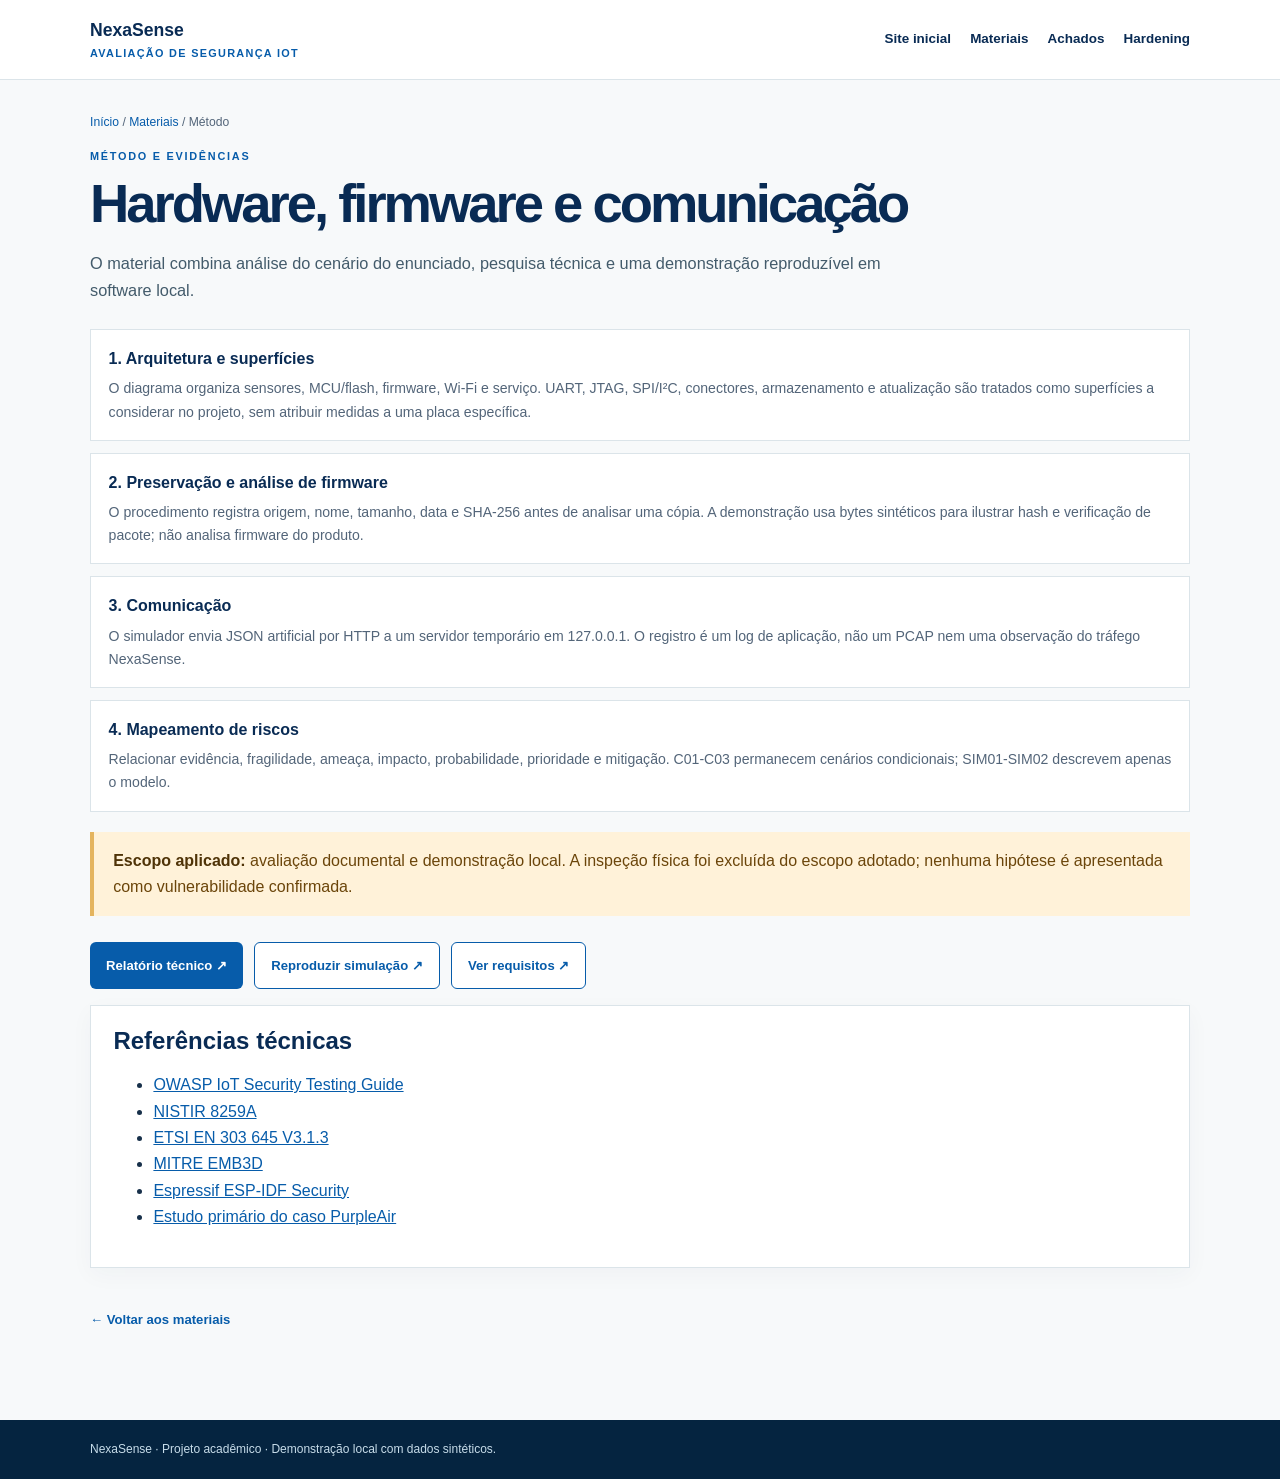
<file: docs/metodologia.html>
<!doctype html>
<html lang="pt-BR"><head><meta charset="utf-8"><meta name="viewport" content="width=device-width,initial-scale=1"><meta name="description" content="Método e observações da avaliação de segurança NexaSense"><title>Metodologia | NexaSense</title><link rel="stylesheet" href="styles.css"></head>
<body><header class="topbar"><a class="brand" href="../index.html">NexaSense<small>Avaliação de segurança IoT</small></a><nav class="topnav" aria-label="Navegação"><a href="../index.html">Site inicial</a><a href="index.html">Materiais</a><a href="achados.html">Achados</a><a href="hardening.html">Hardening</a></nav></header>
<main class="wrap"><p class="crumb"><a href="../index.html">Início</a> / <a href="index.html">Materiais</a> / Método</p><p class="eyebrow">Método e evidências</p><h1 class="title">Hardware, firmware e comunicação</h1><p class="lead">O material combina análise do cenário do enunciado, pesquisa técnica e uma demonstração reproduzível em software local.</p><div class="steps"><div class="step"><h3>1. Arquitetura e superfícies</h3><p>O diagrama organiza sensores, MCU/flash, firmware, Wi-Fi e serviço. UART, JTAG, SPI/I²C, conectores, armazenamento e atualização são tratados como superfícies a considerar no projeto, sem atribuir medidas a uma placa específica.</p></div><div class="step"><h3>2. Preservação e análise de firmware</h3><p>O procedimento registra origem, nome, tamanho, data e SHA-256 antes de analisar uma cópia. A demonstração usa bytes sintéticos para ilustrar hash e verificação de pacote; não analisa firmware do produto.</p></div><div class="step"><h3>3. Comunicação</h3><p>O simulador envia JSON artificial por HTTP a um servidor temporário em 127.0.0.1. O registro é um log de aplicação, não um PCAP nem uma observação do tráfego NexaSense.</p></div><div class="step"><h3>4. Mapeamento de riscos</h3><p>Relacionar evidência, fragilidade, ameaça, impacto, probabilidade, prioridade e mitigação. C01-C03 permanecem cenários condicionais; SIM01-SIM02 descrevem apenas o modelo.</p></div></div><div class="callout"><strong>Escopo aplicado:</strong> avaliação documental e demonstração local. A inspeção física foi excluída do escopo adotado; nenhuma hipótese é apresentada como vulnerabilidade confirmada.</div><div class="links"><a class="button" href="../report/Relatorio-Tecnico-NexaHome.pdf">Relatório técnico ↗</a><a class="button alt" href="laboratorio.html">Reproduzir simulação ↗</a><a class="button alt" href="requisitos.html">Ver requisitos ↗</a></div><section class="panel" id="referencias"><h2>Referências técnicas</h2><ul><li><a href="https://github.com/OWASP/owasp-istg">OWASP IoT Security Testing Guide</a></li><li><a href="https://csrc.nist.gov/pubs/ir/8259/a/final">NISTIR 8259A</a></li><li><a href="https://www.etsi.org/deliver/etsi_en/303600_303699/303645/03.01.03_60/en_303645v030103p.pdf">ETSI EN 303 645 V3.1.3</a></li><li><a href="https://emb3d.mitre.org/">MITRE EMB3D</a></li><li><a href="https://docs.espressif.com/projects/esp-idf/en/latest/esp32/security/security.html">Espressif ESP-IDF Security</a></li><li><a href="caso-purpleair.html">Estudo primário do caso PurpleAir</a></li></ul></section><a class="back" href="index.html">← Voltar aos materiais</a></main><footer class="footer">NexaSense · Projeto acadêmico · Demonstração local com dados sintéticos.</footer></body></html>
</file>
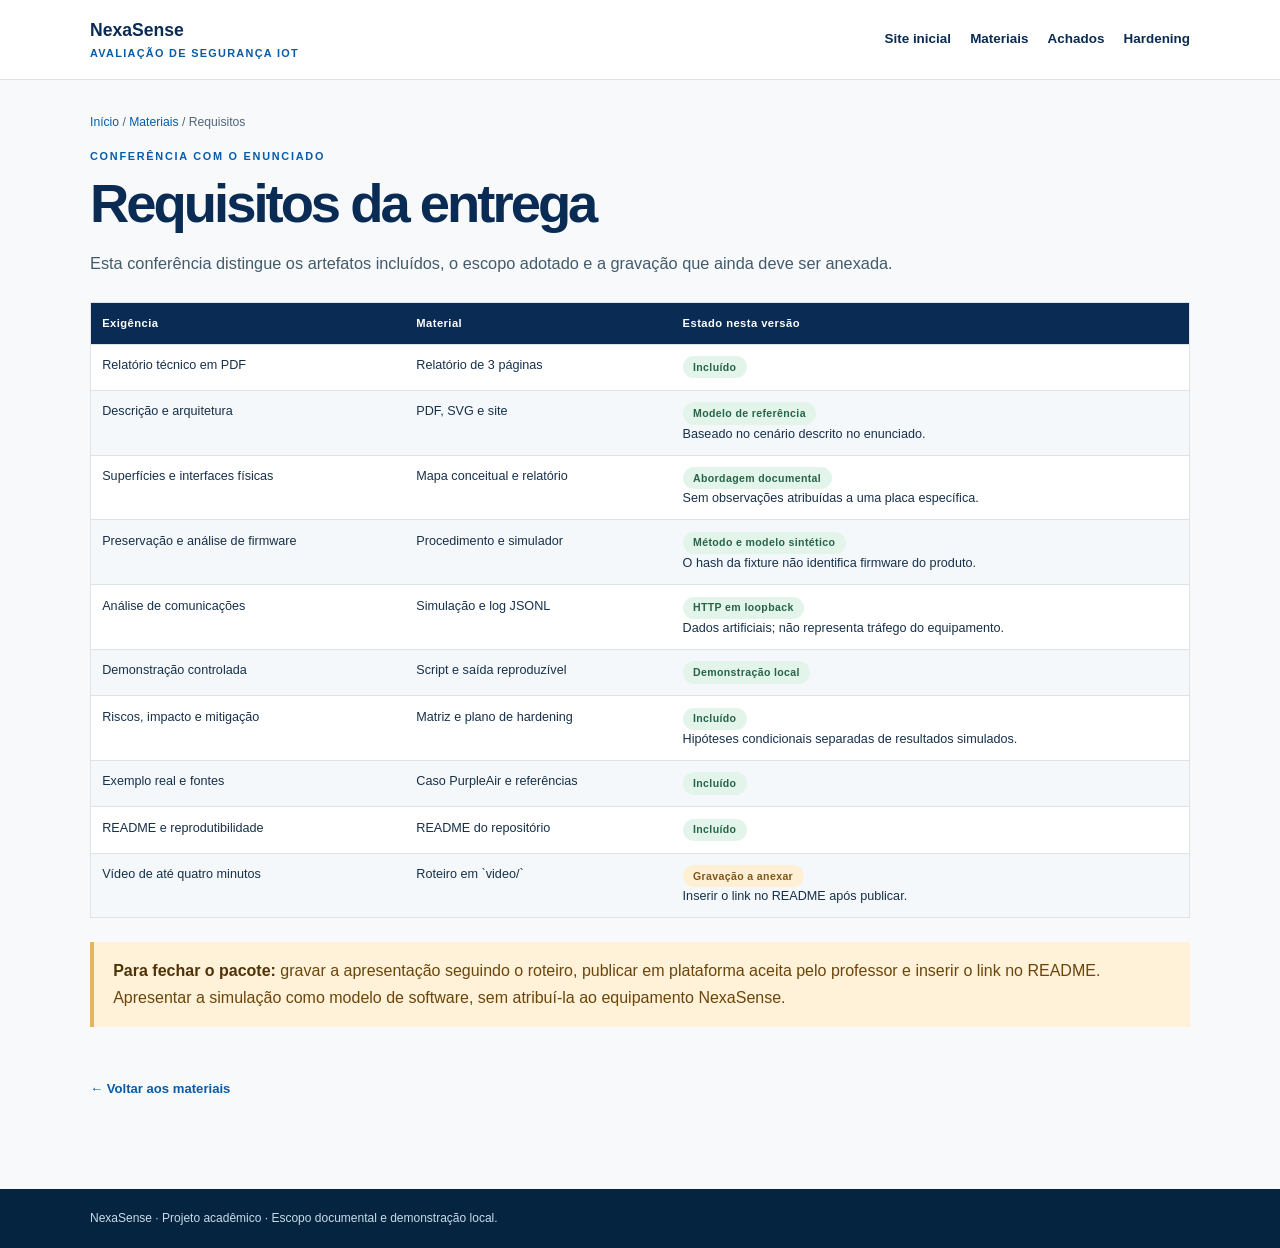
<file: docs/requisitos.html>
<!doctype html>
<html lang="pt-BR"><head><meta charset="utf-8"><meta name="viewport" content="width=device-width,initial-scale=1"><meta name="description" content="Conferência dos requisitos da atividade NexaSense"><title>Requisitos da entrega | NexaSense</title><link rel="stylesheet" href="styles.css"></head>
<body><header class="topbar"><a class="brand" href="../index.html">NexaSense<small>Avaliação de segurança IoT</small></a><nav class="topnav" aria-label="Navegação"><a href="../index.html">Site inicial</a><a href="index.html">Materiais</a><a href="achados.html">Achados</a><a href="hardening.html">Hardening</a></nav></header>
<main class="wrap"><p class="crumb"><a href="../index.html">Início</a> / <a href="index.html">Materiais</a> / Requisitos</p><p class="eyebrow">Conferência com o enunciado</p><h1 class="title">Requisitos da entrega</h1><p class="lead">Esta conferência distingue os artefatos incluídos, o escopo adotado e a gravação que ainda deve ser anexada.</p><div class="table-wrap"><table class="table"><thead><tr><th>Exigência</th><th>Material</th><th>Estado nesta versão</th></tr></thead><tbody>
<tr><td>Relatório técnico em PDF</td><td>Relatório de 3 páginas</td><td><span class="tag done">Incluído</span></td></tr><tr><td>Descrição e arquitetura</td><td>PDF, SVG e site</td><td><span class="tag done">Modelo de referência</span><br>Baseado no cenário descrito no enunciado.</td></tr><tr><td>Superfícies e interfaces físicas</td><td>Mapa conceitual e relatório</td><td><span class="tag done">Abordagem documental</span><br>Sem observações atribuídas a uma placa específica.</td></tr><tr><td>Preservação e análise de firmware</td><td>Procedimento e simulador</td><td><span class="tag done">Método e modelo sintético</span><br>O hash da fixture não identifica firmware do produto.</td></tr><tr><td>Análise de comunicações</td><td>Simulação e log JSONL</td><td><span class="tag done">HTTP em loopback</span><br>Dados artificiais; não representa tráfego do equipamento.</td></tr><tr><td>Demonstração controlada</td><td>Script e saída reproduzível</td><td><span class="tag done">Demonstração local</span></td></tr><tr><td>Riscos, impacto e mitigação</td><td>Matriz e plano de hardening</td><td><span class="tag done">Incluído</span><br>Hipóteses condicionais separadas de resultados simulados.</td></tr><tr><td>Exemplo real e fontes</td><td>Caso PurpleAir e referências</td><td><span class="tag done">Incluído</span></td></tr><tr><td>README e reprodutibilidade</td><td>README do repositório</td><td><span class="tag done">Incluído</span></td></tr><tr><td>Vídeo de até quatro minutos</td><td>Roteiro em `video/`</td><td><span class="tag">Gravação a anexar</span><br>Inserir o link no README após publicar.</td></tr>
</tbody></table></div><div class="callout"><strong>Para fechar o pacote:</strong> gravar a apresentação seguindo o roteiro, publicar em plataforma aceita pelo professor e inserir o link no README. Apresentar a simulação como modelo de software, sem atribuí-la ao equipamento NexaSense.</div><a class="back" href="index.html">← Voltar aos materiais</a></main><footer class="footer">NexaSense · Projeto acadêmico · Escopo documental e demonstração local.</footer></body></html>
</file>
<file: css/style.css>
:root{--navy:#092b54;--blue:#075caa;--deep:#06487f;--mint:#a9e6c0;--green:#57ba83;--cream:#f6f7f3;--paper:#fff;--ink:#17304a;--muted:#536579;--line:#dbe4e9;--shadow:0 18px 50px rgba(9,43,84,.12)}
*{box-sizing:border-box}html{scroll-behavior:smooth;scroll-padding-top:1rem}body{margin:0;color:var(--ink);background:var(--paper);font:16px/1.6 "Segoe UI",Arial,sans-serif;-webkit-font-smoothing:antialiased}img{display:block;max-width:100%;height:auto}a{color:inherit}:focus-visible{outline:3px solid #0b7bbd;outline-offset:4px}.skip-link{position:absolute;top:-100px;left:1rem;z-index:100;background:#fff;color:var(--navy);padding:.6rem 1rem}.skip-link:focus{top:1rem}.container{width:min(1160px,calc(100% - 48px));margin:auto}h1,h2,h3,p{margin-top:0}h1,h2,h3{line-height:1.1;color:var(--navy);font-weight:750}
.site-header{position:relative;z-index:5;background:#fff;border-bottom:1px solid var(--line)}.header-inner{min-height:84px;display:flex;align-items:center;justify-content:space-between;gap:2rem}.brand{display:inline-flex;align-items:center;gap:.75rem;text-decoration:none;color:var(--navy);line-height:1}.brand strong{display:block;font-size:1.4rem;letter-spacing:-.06em}.brand small{display:block;margin-top:.2rem;font-size:.68rem;font-weight:700;letter-spacing:.15em;text-transform:uppercase;color:var(--blue)}.brand-mark{height:33px;width:33px;display:grid;grid-template-columns:repeat(2,1fr);gap:3px;transform:rotate(-10deg)}.brand-mark i{border:4px solid var(--green);border-radius:3px}.brand-mark i:first-child{grid-row:span 2;border-color:var(--blue)}.brand-mark i:last-child{border-color:var(--navy)}.nav-list{display:flex;flex-wrap:wrap;gap:clamp(.6rem,1.8vw,1.7rem);align-items:center;list-style:none;margin:0;padding:0}.nav-list a{text-decoration:none;font-weight:700;font-size:.85rem;color:var(--navy);padding:.45rem .1rem;border-bottom:2px solid transparent}.nav-list a:hover,.nav-list a:focus-visible{color:var(--blue);border-color:var(--green)}
.hero{background:linear-gradient(118deg,#f4f9fb 0%,#edf6f7 48%,#e7f4eb 100%);overflow:hidden}.hero-grid{min-height:570px;display:grid;grid-template-columns:1fr 1fr;align-items:center;gap:3rem;padding-block:52px}.hero-copy{position:relative;z-index:1}.eyebrow{display:flex;align-items:center;gap:.6rem;color:var(--blue);font-size:.69rem;font-weight:800;letter-spacing:.16em;text-transform:uppercase;margin:0 0 1.1rem}.eyebrow-line{height:2px;width:27px;background:var(--green)}h1{font-size:clamp(3rem,5.5vw,5.5rem);letter-spacing:-.075em;max-width:680px;margin-bottom:1.35rem}.hero-lead{max-width:530px;font-size:1.1rem;line-height:1.7;color:#42596c;margin-bottom:1.8rem}.hero-actions{display:flex;flex-wrap:wrap;align-items:center;gap:1.25rem}.button{min-height:49px;display:inline-flex;align-items:center;justify-content:center;gap:1rem;padding:.8rem 1.2rem;border-radius:7px;text-decoration:none;font-size:.86rem;font-weight:800;transition:transform .2s,background .2s,box-shadow .2s}.button:hover{transform:translateY(-2px);box-shadow:0 10px 24px rgba(9,43,84,.15)}.button-primary{background:var(--blue);color:#fff}.button-primary:hover{background:var(--deep)}.button-light{background:#fff;color:var(--navy)}.button-outline{border:2px solid var(--blue);color:var(--blue)}.button-outline:hover{background:#e7f1f8}.text-link,.inline-link{font-weight:800;text-decoration:none;color:var(--blue);border-bottom:2px solid var(--green);padding-bottom:3px}.hero-note{color:#526b7a;font-size:.76rem;margin:1.4rem 0 0;max-width:440px}.hero-art{position:relative}.hero-art img{width:100%;filter:drop-shadow(0 24px 32px rgba(9,43,84,.12))}.art-stamp{position:absolute;bottom:1%;right:1%;width:96px;height:96px;border-radius:50%;background:var(--navy);color:#fff;display:flex;flex-direction:column;align-items:center;justify-content:center;text-align:center;line-height:1.05;font-size:.7rem;font-weight:900;letter-spacing:.08em;transform:rotate(9deg)}.art-stamp span{color:var(--mint);font-size:1.2rem;margin-top:.25rem}
.section-pad{padding-block:clamp(64px,7.5vw,105px)}.section-heading{max-width:760px;margin-bottom:2rem}.section-heading h2{font-size:clamp(2.25rem,4.5vw,3.9rem);letter-spacing:-.06em;margin-bottom:0}.section-intro{max-width:760px;color:var(--muted);margin:-.7rem 0 2rem}.about-grid{display:grid;grid-template-columns:1fr 1fr;gap:3rem;align-items:stretch}.about-text{font-size:1rem;color:#455d6e;max-width:550px}.about-text p{margin-bottom:1rem}.about-text .inline-link{display:inline-block;margin-top:.4rem;font-size:.85rem}.status-card{background:var(--navy);color:#fff;padding:1.8rem 2rem;min-height:205px;box-shadow:var(--shadow)}.feature-top{display:flex;justify-content:space-between;align-items:center;font-size:.64rem;letter-spacing:.14em;font-weight:800;color:var(--mint)}.status-dot{width:10px;height:10px;border-radius:50%;background:#f0bd62;box-shadow:0 0 0 5px rgba(240,189,98,.14)}.status-card>p{font-size:1.3rem;line-height:1.25;font-weight:700;max-width:380px;margin:1rem 0}.feature-tags{display:flex;flex-wrap:wrap;gap:.45rem}.feature-tags span{font-size:.65rem;padding:.2rem .55rem;border:1px solid rgba(255,255,255,.4);border-radius:100px}.pillars{display:grid;grid-template-columns:repeat(4,1fr);gap:1.1rem;margin-top:3.4rem}.pillar{border-top:2px solid var(--line);padding-top:1rem}.pillar>span,.hardening-grid article>span{color:var(--green);font-size:.72rem;font-weight:900}.pillar h3{font-size:1.15rem;margin:.75rem 0 .35rem}.pillar p{font-size:.81rem;color:var(--muted);margin:0}
.quote-band{background:var(--green);overflow:hidden}.quote-inner{min-height:220px;display:flex;align-items:center;gap:1.5rem;position:relative}.quote-inner>span{font:8rem/.5 Georgia,serif;color:#0a6c5c}.quote-inner p{position:relative;z-index:1;font-size:clamp(1.6rem,3vw,2.8rem);font-weight:800;line-height:1.2;letter-spacing:-.04em;color:var(--navy);margin:0}.quote-inner em{font:400 1em Georgia,serif}.quote-inner b{position:absolute;right:3%;bottom:-78px;font-size:18rem;color:rgba(255,255,255,.2)}
.architecture{background:var(--cream)}.flow{display:flex;align-items:stretch;gap:.55rem;margin-top:2rem}.flow article{flex:1;min-width:0;background:#fff;border:1px solid var(--line);padding:1rem;box-shadow:0 5px 20px rgba(9,43,84,.04)}.flow article.primary{background:#e8f2f7;border-color:#c7dce8}.flow article>span{font-size:.67rem;color:var(--green);font-weight:900}.flow h3{font-size:.98rem;margin:.7rem 0 .4rem}.flow p{font-size:.72rem;color:var(--muted);margin:0}.flow>b{align-self:center;color:var(--blue)}.caption{font-size:.75rem;color:var(--muted);margin:1rem 0 0}.caption a{color:var(--blue);font-weight:700}
.surface-grid{display:grid;grid-template-columns:repeat(2,minmax(0,1fr));gap:1.15rem}.surface-grid article{border:1px solid var(--line);padding:1.5rem;background:#fff;box-shadow:0 5px 20px rgba(9,43,84,.035)}.surface-grid article>span{font-size:.65rem;letter-spacing:.14em;font-weight:900;color:var(--blue)}.surface-grid h3{font-size:1.3rem;margin:.75rem 0 .5rem}.surface-grid p{font-size:.86rem;color:var(--muted);min-height:4.5em;margin-bottom:.9rem}.surface-grid small,.risk-list small{display:inline-block;border-radius:100px;padding:.25rem .65rem;background:#fff1d9;color:#85551b;font-size:.63rem;font-weight:800}
.findings{background:var(--cream)}.risk-list{display:grid;gap:.65rem}.risk-list article{display:grid;grid-template-columns:42px 1fr auto;align-items:center;gap:1rem;background:#fff;border:1px solid var(--line);padding:.95rem 1.1rem}.risk-list article>b{font-size:.75rem;color:var(--blue)}.risk-list h3{font-size:.98rem;margin:0 0 .25rem}.risk-list p{font-size:.78rem;color:var(--muted);margin:0}.demo-band{display:flex;justify-content:space-between;align-items:center;gap:2rem;background:var(--navy);padding:1.7rem 1.9rem;margin-top:1.35rem;color:#fff}.demo-band .eyebrow{color:var(--mint);margin-bottom:.65rem}.demo-band h3{color:#fff;font-size:1.45rem;margin-bottom:.45rem}.demo-band p:not(.eyebrow){color:#d3e1eb;font-size:.83rem;max-width:700px;margin:0}
.case-band{background:#dff0e8;padding-block:clamp(55px,7vw,85px)}.case-grid{display:grid;grid-template-columns:1fr 1fr;gap:3rem;align-items:start}.case-grid h2{font-size:clamp(1.85rem,3.4vw,3rem);letter-spacing:-.05em}.case-grid p{color:#40586a;font-size:.88rem}.case-grid .inline-link{display:inline-block;font-size:.83rem}
.hardening-grid{display:grid;grid-template-columns:repeat(4,1fr);gap:1rem}.hardening-grid article{border-top:2px solid var(--line);padding:1rem .8rem 1rem 0}.hardening-grid h3{font-size:1.08rem;margin:.65rem 0 .4rem}.hardening-grid p{font-size:.78rem;color:var(--muted);margin:0}.resource-row{display:flex;justify-content:space-between;align-items:center;gap:1.4rem;border-top:1px solid var(--line);margin-top:1.8rem;padding-top:1.2rem}.resource-row p{max-width:650px;color:var(--muted);font-size:.78rem;margin:0}
.deliverables{background:#eaf4f4}.deliverable-grid{display:grid;grid-template-columns:.9fr 1.1fr;gap:3.5rem;align-items:start}.deliverable-grid h2{font-size:clamp(2.15rem,4.2vw,3.7rem);letter-spacing:-.06em}.deliverable-grid>div:first-child>p:last-child{color:#496171;max-width:450px}.deliverable-links{background:#fff;padding:0 1.35rem;box-shadow:var(--shadow)}.deliverable-links a{display:flex;justify-content:space-between;gap:1rem;padding:.95rem .15rem;border-bottom:1px solid var(--line);font-size:.82rem;font-weight:700;color:var(--navy);text-decoration:none}.deliverable-links a:last-child{border:0}.deliverable-links a:hover{color:var(--blue)}.deliverable-links b{color:var(--green)}
.site-footer{background:#052440;color:#c7dce9}.footer-inner{min-height:82px;display:flex;justify-content:space-between;align-items:center;gap:1rem;font-size:.74rem}.footer-inner p{margin:0}.footer-inner p span{padding-inline:.35rem;color:var(--green)}.footer-inner a{color:#fff;text-decoration:none;font-weight:700}
@media(max-width:900px){.hero-grid{min-height:unset}.flow{display:grid;grid-template-columns:repeat(2,1fr)}.flow>b{display:none}.hardening-grid{grid-template-columns:repeat(2,1fr)}}@media(max-width:680px){.container{width:min(calc(100% - 32px),560px)}.header-inner{align-items:flex-start;flex-direction:column;gap:.8rem;padding-block:1rem}.nav-list{gap:.4rem .8rem}.nav-list a{font-size:.77rem}.hero-grid{grid-template-columns:1fr;padding-block:42px}.hero-art{max-width:500px;margin:auto}.hero-copy h1{font-size:clamp(2.7rem,13vw,4.3rem)}.about-grid,.case-grid,.deliverable-grid{grid-template-columns:1fr;gap:1.4rem}.pillars{grid-template-columns:repeat(2,1fr);margin-top:2.3rem}.quote-inner{min-height:180px;gap:.65rem}.quote-inner>span{font-size:5rem}.quote-inner p{font-size:1.5rem}.surface-grid{grid-template-columns:1fr}.surface-grid p{min-height:0}.flow{grid-template-columns:1fr}.risk-list article{grid-template-columns:34px 1fr;gap:.7rem}.risk-list small{grid-column:2;justify-self:start}.demo-band,.resource-row{align-items:flex-start;flex-direction:column}.hardening-grid{grid-template-columns:1fr 1fr;gap:.6rem}.footer-inner{align-items:flex-start;flex-direction:column;padding-block:1.2rem}}
@media(prefers-reduced-motion:reduce){html{scroll-behavior:auto}*,*::before,*::after{transition-duration:.01ms!important;animation-duration:.01ms!important;animation-iteration-count:1!important}}
</file>
<file: docs/styles.css>
:root{--navy:#092b54;--blue:#075caa;--mint:#a9e6c0;--green:#57ba83;--cream:#f6f7f3;--ink:#17304a;--muted:#536579;--line:#dbe4e9}
*{box-sizing:border-box}body{margin:0;background:#f7f9fa;color:var(--ink);font:16px/1.65 "Segoe UI",Arial,sans-serif}a{color:var(--blue)}a:focus-visible{outline:3px solid #0b7bbd;outline-offset:3px}.topbar{background:#fff;border-bottom:1px solid var(--line);padding:1rem max(24px,calc((100% - 1100px)/2));display:flex;align-items:center;justify-content:space-between;gap:2rem}.brand{text-decoration:none;color:var(--navy);font-weight:800;font-size:1.1rem}.brand small{display:block;color:var(--blue);font-size:.68rem;letter-spacing:.12em;text-transform:uppercase}.topnav{display:flex;gap:1.2rem;flex-wrap:wrap}.topnav a{text-decoration:none;color:var(--navy);font-size:.84rem;font-weight:700}.wrap{width:min(1100px,calc(100% - 40px));margin:0 auto;padding:2rem 0 4rem}.crumb{font-size:.76rem;color:var(--muted);margin:0 0 1rem}.crumb a{text-decoration:none}.eyebrow{font-size:.68rem;letter-spacing:.16em;text-transform:uppercase;color:var(--blue);font-weight:850;margin-bottom:.55rem}.title{font-size:clamp(2.1rem,4.5vw,3.4rem);line-height:1.08;letter-spacing:-.055em;color:var(--navy);margin:.25rem 0 1rem}.lead{max-width:850px;color:#435b6b;font-size:1.02rem;margin-bottom:1.6rem}.callout{background:#fff2d9;border-left:4px solid #e4b45e;padding:1rem 1.2rem;margin:1.25rem 0 1.6rem;color:#6b450a}.callout strong{color:#4f3307}.panel{background:#fff;border:1px solid var(--line);padding:1.25rem 1.4rem;margin:1rem 0;box-shadow:0 7px 22px rgba(9,43,84,.035)}.panel h2,.panel h3{color:var(--navy);line-height:1.2;margin:.1rem 0 .6rem}.panel p{margin:.4rem 0;color:#445c6e}.grid{display:grid;grid-template-columns:repeat(2,minmax(0,1fr));gap:1rem}.cards{display:grid;grid-template-columns:repeat(3,minmax(0,1fr));gap:1rem;margin-top:1.6rem}.card{display:block;text-decoration:none;background:#fff;border:1px solid var(--line);padding:1.2rem 1.25rem;box-shadow:0 6px 20px rgba(9,43,84,.04);transition:transform .18s,box-shadow .18s}.card:hover{transform:translateY(-2px);box-shadow:0 12px 26px rgba(9,43,84,.1)}.card .num{color:var(--green);font-size:.7rem;letter-spacing:.12em;font-weight:900}.card h2{color:var(--navy);font-size:1.1rem;margin:.55rem 0}.card p{color:var(--muted);font-size:.84rem;margin:0}.tag{display:inline-block;border-radius:99px;padding:.22rem .65rem;background:#fff0d5;color:#81551a;font-size:.66rem;font-weight:850;letter-spacing:.035em}.tag.done{background:#e3f5eb;color:#276447}.table-wrap{overflow-x:auto;background:#fff;border:1px solid var(--line);margin:1rem 0 1.5rem}.table{width:100%;border-collapse:collapse;min-width:760px;font-size:.79rem;line-height:1.45}.table th{background:var(--navy);color:#fff;text-align:left;padding:.75rem .7rem;font-size:.7rem;letter-spacing:.04em}.table td{border-top:1px solid var(--line);padding:.72rem .7rem;vertical-align:top}.table tr:nth-child(even) td{background:#f4f8fa}.table strong{color:var(--navy)}.steps{counter-reset:step;display:grid;gap:.75rem}.step{background:#fff;border:1px solid var(--line);padding:1rem 1.1rem}.step h3{margin:0 0 .3rem;color:var(--navy);font-size:1rem}.step p{margin:0;color:var(--muted);font-size:.88rem}.code{display:block;overflow-x:auto;background:#102943;color:#e6f1f8;padding:1rem 1.2rem;border-radius:6px;font: .82rem/1.5 Consolas,monospace}.button{display:inline-flex;align-items:center;gap:.6rem;padding:.72rem 1rem;border-radius:6px;background:var(--blue);color:#fff;text-decoration:none;font-weight:800;font-size:.82rem}.button.alt{background:#fff;color:var(--blue);border:1px solid var(--blue)}.links{display:flex;gap:.7rem;flex-wrap:wrap;margin-top:1rem}.footer{background:#052440;color:#c7dce9;padding:1.2rem max(24px,calc((100% - 1100px)/2));font-size:.75rem}.footer a{color:#fff}.back{display:inline-block;text-decoration:none;font-size:.82rem;font-weight:800;margin:1.6rem 0}.notice{font-size:.75rem;color:var(--muted)}@media(max-width:800px){.cards{grid-template-columns:repeat(2,1fr)}.grid{grid-template-columns:1fr}.topbar{align-items:flex-start;flex-direction:column;gap:.8rem}}@media(max-width:560px){.wrap{width:calc(100% - 28px);padding-top:1.4rem}.cards{grid-template-columns:1fr}.topnav{gap:.65rem 1rem}.topnav a{font-size:.78rem}.panel{padding:1rem}.title{font-size:2.1rem}}@media(prefers-reduced-motion:reduce){html{scroll-behavior:auto}*,*::before,*::after{transition-duration:.01ms!important;animation-duration:.01ms!important;animation-iteration-count:1!important}}
</file>
